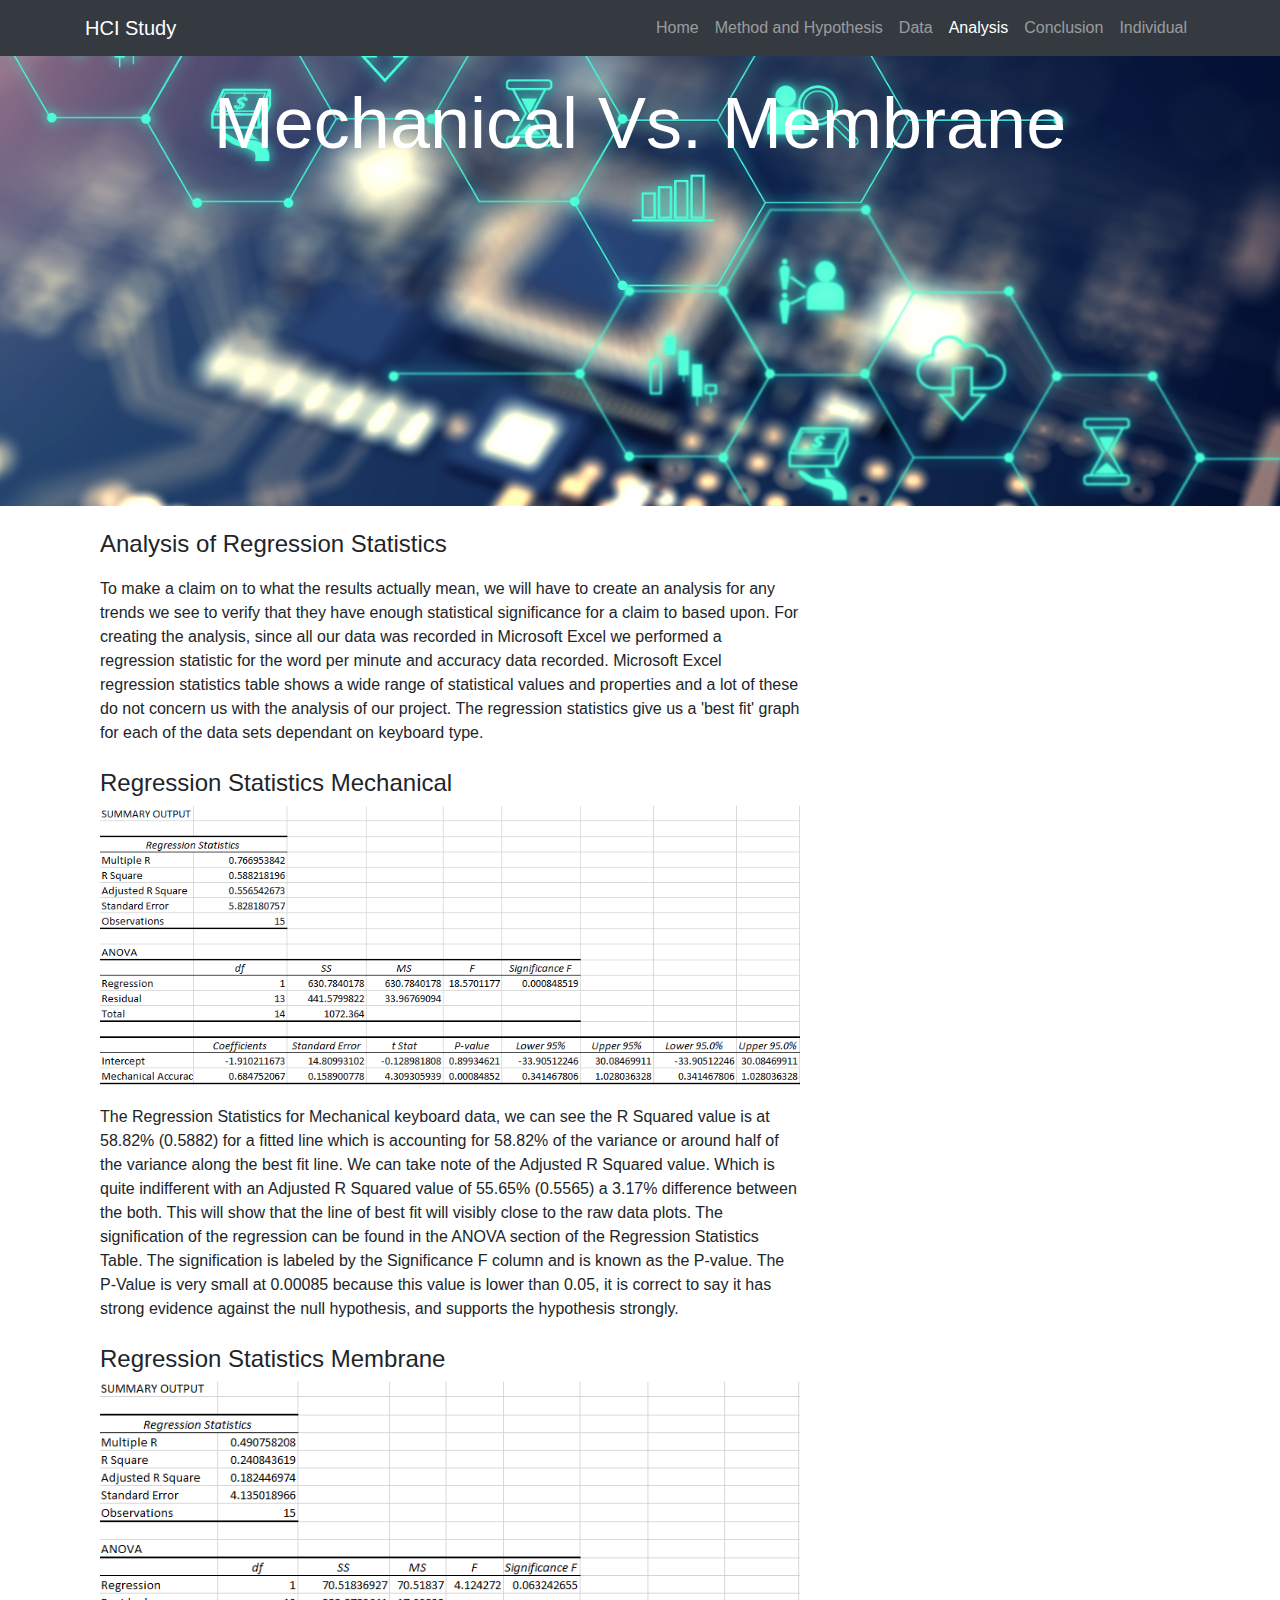
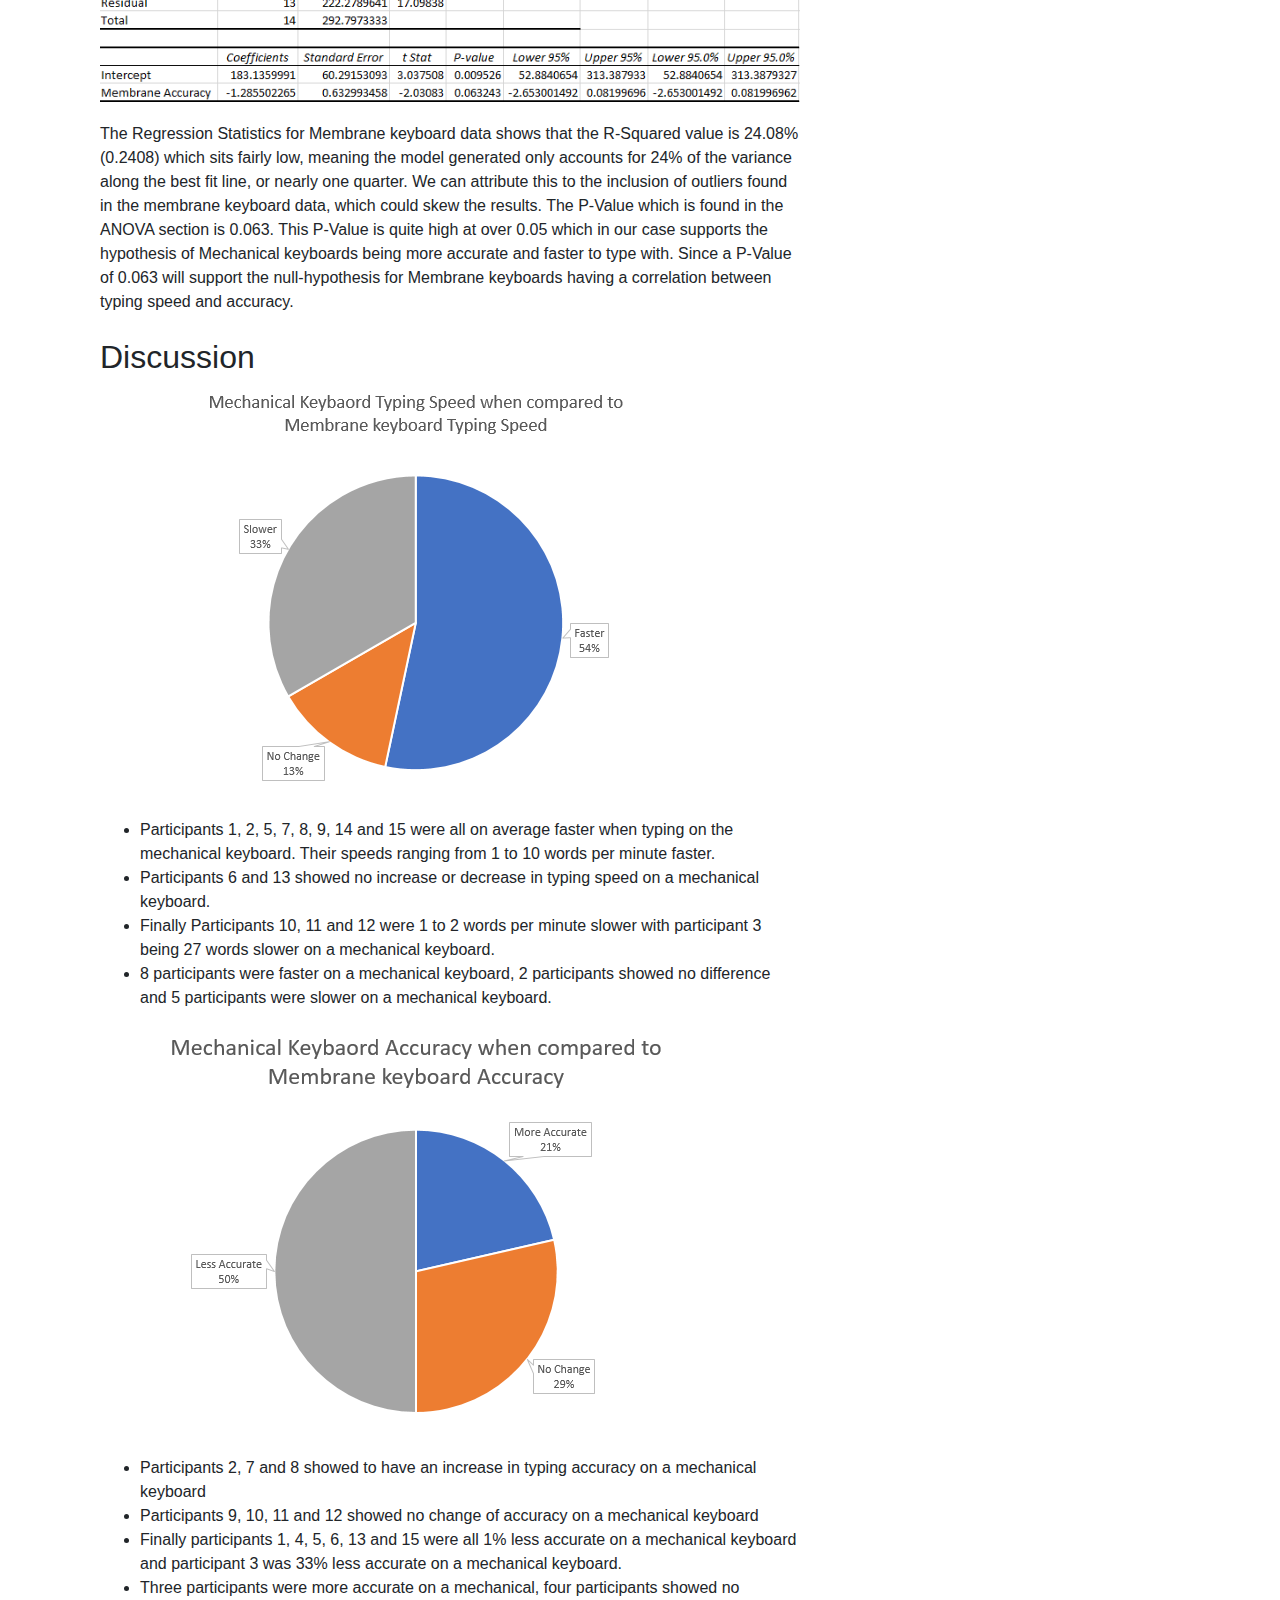
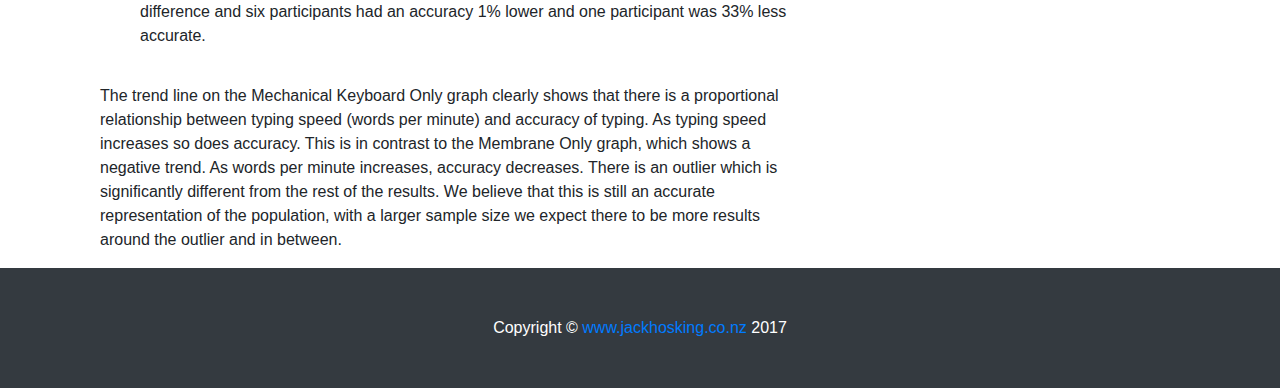
<file: analysis.html>
<!DOCTYPE html>
<html lang="en">

<head>

    <meta charset="utf-8">
    <meta name="viewport" content="width=device-width, initial-scale=1, shrink-to-fit=no">
    <meta name="description" content="HCI Study assessment 2">
    <meta name="author" content="Jack Hosking">

    <title>Analysis</title>

    <!-- Bootstrap core CSS -->
    <link href="vendor/bootstrap/css/bootstrap.min.css" rel="stylesheet">

    <!-- Custom styles for this frontpage -->
    <link href="css/study-datapage.css" rel="stylesheet">

</head>

<body>

<!-- Navigation -->
<nav class="navbar navbar-expand-lg navbar-dark bg-dark fixed-top">
    <div class="container">
        <a class="navbar-brand" href="#">HCI Study</a>
        <button class="navbar-toggler" type="button" data-toggle="collapse" data-target="#navbarResponsive"
                aria-controls="navbarResponsive" aria-expanded="false" aria-label="Toggle navigation">
            <span class="navbar-toggler-icon"></span>
        </button>
        <div class="collapse navbar-collapse" id="navbarResponsive">
            <ul class="navbar-nav ml-auto">
                <li class="nav-item">
                    <a class="nav-link" href="index.html">Home</a>
                </li>
                <li class="nav-item">
                    <a class="nav-link" href="hypothesis.html">Method and Hypothesis
                    </a>
                </li>
                <li class="nav-item">
                    <a class="nav-link" href="data.html">Data</a>
                </li>
                <li class="nav-item active">
                    <a class="nav-link" href="analysis.html">Analysis</a>
                    <span class="sr-only">(current)</span>

                </li>
                <li class="nav-item">
                    <a class="nav-link" href="conclusion.html">Conclusion</a>
                </li>
                <li class="nav-item">
                    <a class="nav-link" href="individual.html">Individual</a>
                </li>
            </ul>
        </div>
    </div>
</nav>

<!-- Header with Background Image -->
<header class="study-header">
    <div class="container">
        <div class="row">
            <div class="col-lg-12">
                <h1 class="display-3 text-center text-white mt-4">Mechanical Vs. Membrane</h1>
            </div>
        </div>
    </div>
</header>

<!-- Page Content -->
<div class="container">

    <div class="row">
        <div class="col-sm-8">
            <div class="col s10 offset-s1">
                <h4 class="mt-4"> Analysis of Regression Statistics</h4>
                <p style="padding-top: 10px">
                    To make a claim on to what the results actually mean, we will have to create an analysis for any
                    trends we see to verify that they have enough statistical significance for a claim to based upon.
                    For
                    creating the analysis, since all our data was recorded in Microsoft Excel we performed a regression
                    statistic for the word
                    per minute and accuracy data recorded. Microsoft Excel regression statistics table shows a wide
                    range of statistical values and properties and a lot of these do not concern us with the analysis of
                    our project. The regression statistics
                    give us a 'best fit' graph for each of the data sets dependant on keyboard type.
                </p>
            </div>
            <div class="col s10 offset-s1">
                <h4 class="mt-4"> Regression Statistics Mechanical</h4>
                <img class="img-fluid" src="css/images/regression-mechanical.png">
                <p style="padding-top: 20px">
                    The Regression Statistics for Mechanical keyboard data, we can see the R Squared value is at 58.82%
                    (0.5882) for a fitted line which is accounting for 58.82% of the variance or around half of the
                    variance along the best fit line.
                    We can take note of the Adjusted R Squared value. Which is quite indifferent with an Adjusted
                    R Squared value of 55.65% (0.5565) a 3.17% difference between the both.
                    This will show that the line of best fit will visibly close to
                    the raw data plots. The signification of the regression can be found in the ANOVA section of the
                    Regression Statistics Table.
                    The signification is labeled by the Significance F column and is known as the P-value. The
                    P-Value is very small at 0.00085 because this value is lower
                    than 0.05, it is correct to say it has strong evidence against the null hypothesis,
                    and supports the hypothesis strongly.
                </p>
            </div>
            <div class="col s10 offset-s1">
                <h4 class="mt-4"> Regression Statistics Membrane</h4>
                <img class="img-fluid" src="css/images/regression-membrane.png">
                <p style="padding-top: 20px">
                    The Regression Statistics for Membrane keyboard data shows that the R-Squared value is 24.08%
                    (0.2408) which sits fairly low, meaning the model generated only accounts for 24% of the variance
                    along the best fit line,
                    or nearly one quarter. We can attribute this to the inclusion of outliers found in the membrane
                    keyboard data, which could skew the results.
                    The P-Value which is found in the ANOVA section is 0.063. This P-Value is quite high at over 0.05
                    which in our case supports the hypothesis of Mechanical keyboards being more accurate and faster to
                    type with. Since a P-Value of 0.063 will support the null-hypothesis for Membrane keyboards having a
                    correlation between typing speed and accuracy.
                </p>
            </div>
            <div class="col s10 offset-s1">
                <h2 class="mt-4"> Discussion </h2>
                <img class="img-fluid" src="css/images/pie-chart-wpm.png">
                <p>
                    <ul>
                    <li>Participants 1, 2, 5, 7, 8, 9, 14 and 15 were all on average faster when typing on the mechanical
                        keyboard. Their speeds ranging from 1 to 10 words per minute faster.</li>
                    <li>Participants 6 and 13 showed no increase or decrease in typing speed on a mechanical keyboard.</li>
                    <li>Finally Participants 10, 11 and 12 were 1 to 2 words per minute slower with participant 3 being 27 words slower on a mechanical keyboard.</li>
                    <li> 8 participants were faster on a mechanical keyboard, 2 participants showed no difference and 5 participants were slower on a mechanical keyboard.</li>
                    </ul>
                </p>
                <img class="img-fluid" src="css/images/pie-chart-accuracy.png">
                <p>
                    <ul>
                        <li>Participants 2, 7 and 8 showed to have an increase in typing accuracy on a mechanical keyboard</li>
                        <li>Participants 9, 10, 11 and 12 showed no change of accuracy on a mechanical keyboard</li>
                        <li>Finally participants 1, 4, 5, 6, 13 and 15 were all 1% less accurate on a mechanical keyboard and participant 3 was 33% less accurate on a mechanical keyboard. </li>
                        <li>Three participants were more accurate on a mechanical, four participants showed no difference and six participants had an accuracy 1% lower and one participant was 33% less accurate.</li>
                    </ul>
                </p>
                <p style="padding-top: 20px">
                    The trend line on the Mechanical Keyboard Only graph clearly shows that there is a proportional
                    relationship between typing speed (words per minute) and accuracy of typing. As typing speed
                    increases so does accuracy. This is in contrast to the Membrane Only graph, which shows
                    a negative trend. As words per minute increases, accuracy decreases. There is an outlier which is
                    significantly different from the rest of the results. We believe that this is still an accurate
                    representation of the population, with a larger sample size we expect there to be more results
                    around the outlier and in between.
                </p>
            </div>
        </div>
    </div>
</div>
<!-- /.container -->

<!-- Footer -->
<footer class="py-5 bg-dark">
    <div class="container">
        <p class="m-0 text-center text-white">Copyright &copy; <a href="http://www.jackhosking.co.nz">
            www.jackhosking.co.nz </a>2017</p>
    </div>
    <!-- /.container -->
</footer>
<!-- Bootstrap core JavaScript -->
<script src="vendor/jquery/jquery.min.js"></script>
<script src="vendor/bootstrap/js/bootstrap.bundle.min.js"></script>

</body>

</html>
</file>
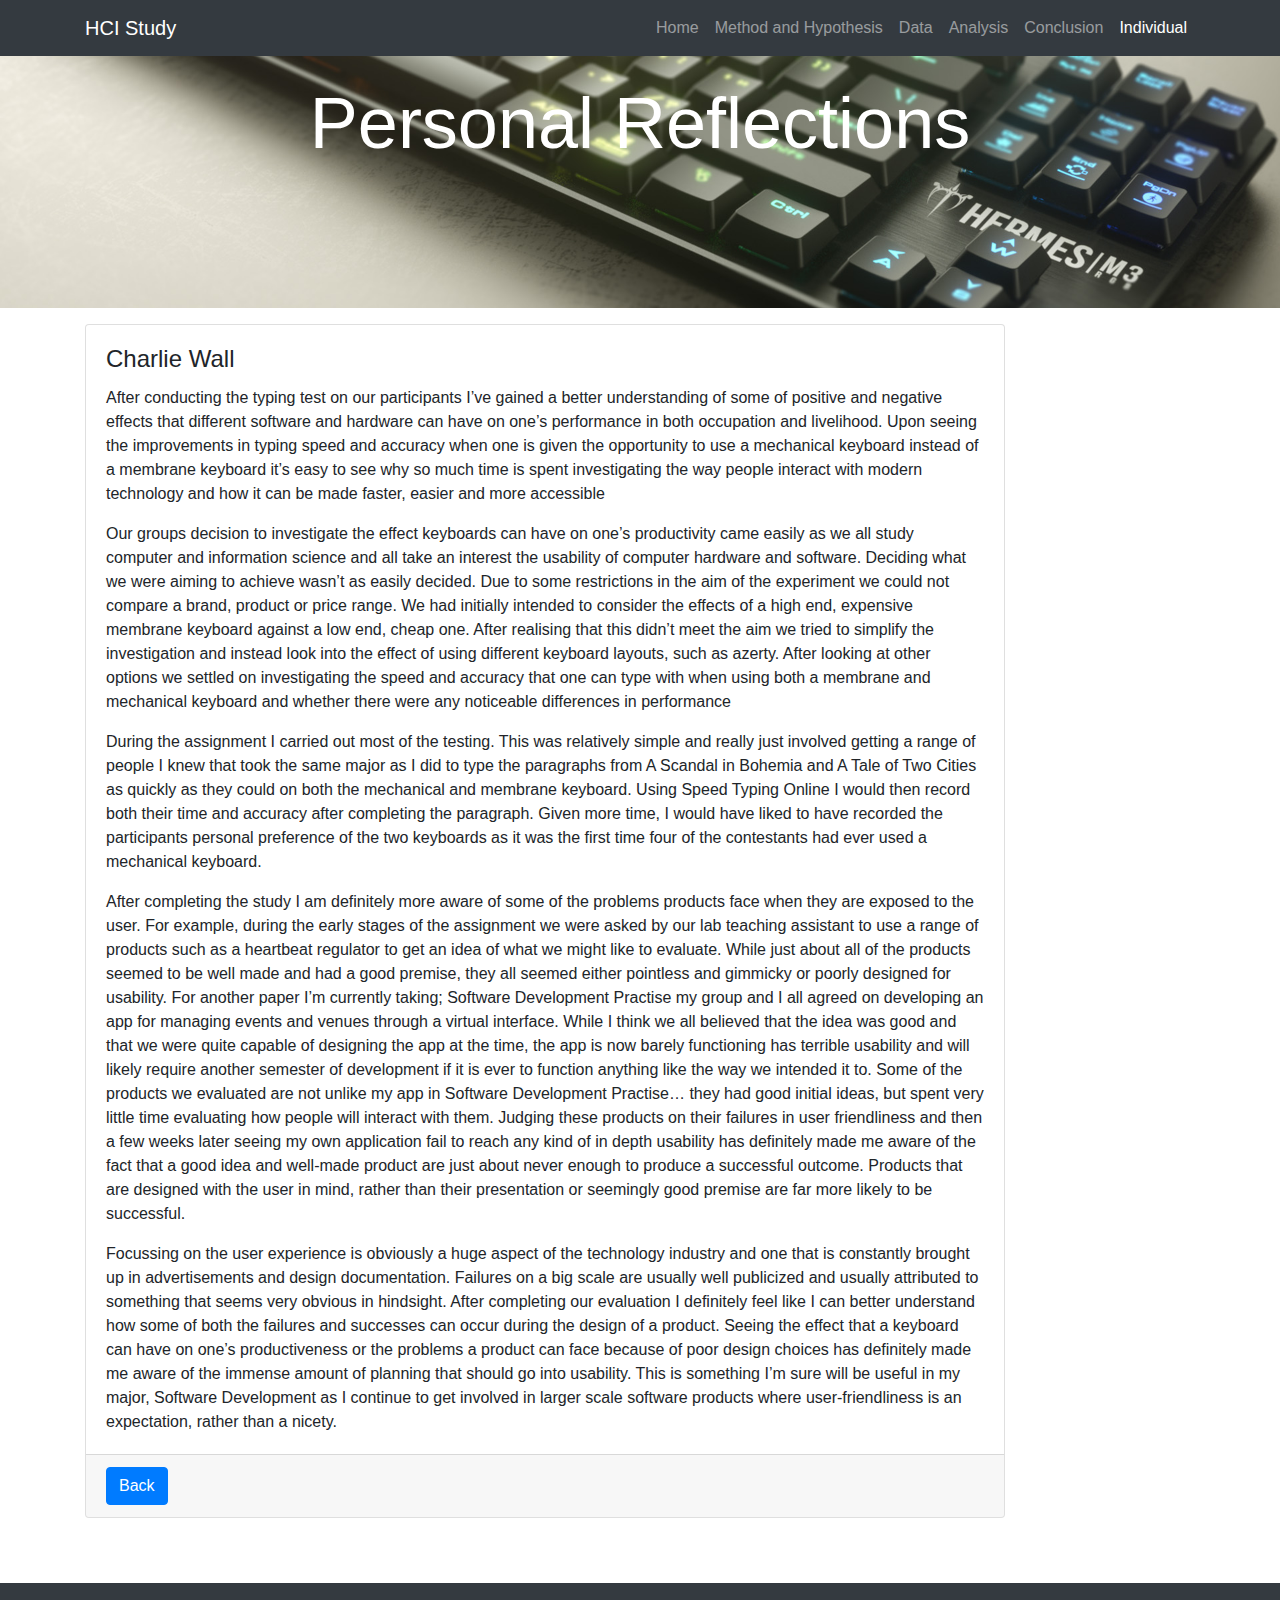
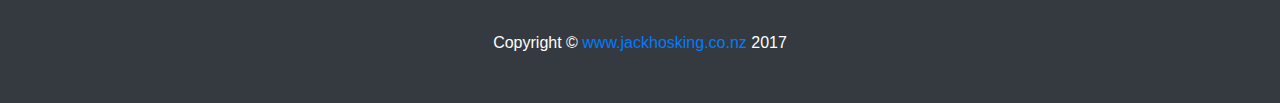
<file: charliewall.html>
<!DOCTYPE html>
<html lang="en">

<head>

    <meta charset="utf-8">
    <meta name="viewport" content="width=device-width, initial-scale=1, shrink-to-fit=no">
    <meta name="description" content="HCI Study assessment 2">
    <meta name="author" content="Jack Hosking">

    <title>Charlie Wall</title>

    <!-- Bootstrap core CSS -->
    <link href="vendor/bootstrap/css/bootstrap.min.css" rel="stylesheet">

    <!-- Custom styles for this frontpage -->
    <link href="css/study-individual.css" rel="stylesheet">

</head>

<body>

<!-- Navigation -->
<nav class="navbar navbar-expand-lg navbar-dark bg-dark fixed-top">
    <div class="container">
        <a class="navbar-brand" href="">HCI Study</a>
        <button class="navbar-toggler" type="button" data-toggle="collapse" data-target="#navbarResponsive"
                aria-controls="navbarResponsive" aria-expanded="false" aria-label="Toggle navigation">
            <span class="navbar-toggler-icon"></span>
        </button>
        <div class="collapse navbar-collapse" id="navbarResponsive">
            <ul class="navbar-nav ml-auto">
                <li class="nav-item">
                    <a class="nav-link" href="index.html">Home
                    </a>
                </li>
                <li class="nav-item">
                    <a class="nav-link" href="hypothesis.html">Method and Hypothesis </a>
                </li>
                <li class="nav-item">
                    <a class="nav-link" href="data.html">Data</a>
                </li>
                <li class="nav-item">
                    <a class="nav-link" href="analysis.html">Analysis</a>
                </li>
                <li class="nav-item">
                    <a class="nav-link" href="conclusion.html">Conclusion</a>
                </li>
                <li class="nav-item active">
                    <a class="nav-link" href="individual.html">Individual</a>
                    <span class="sr-only">(current)</span>
                </li>
            </ul>
        </div>
    </div>
</nav>

<!-- Header with Background Image -->
<header class="study-header">
    <div class="container">
        <div class="row">
            <div class="col-lg-12">
                <h1 class="display-3 text-center text-white mt-4">Personal Reflections</h1>
            </div>
        </div>
    </div>
</header>

<!-- Page Content -->
<div class="container">
    <!-- /.row -->
    <div class="row">
        <div class="col-sm-10 my-3">
            <div class="card">
                <div class="card-body">
                    <h4 class="card-title">Charlie Wall</h4>
                    <p class="card-text">
                        After conducting the typing test on our participants I’ve gained a better understanding of some of positive and negative effects that different software and hardware can have on one’s performance in both occupation and livelihood. Upon seeing the improvements in typing speed and accuracy when one is given the opportunity to use a mechanical keyboard instead of a membrane keyboard it’s easy to see why so much time is spent investigating the way people interact with modern technology and how it can be made faster, easier and more accessible
                    </p>
                    <p class="card-text">
                        Our groups decision to investigate the effect keyboards can have on one’s productivity came easily as we all study computer and information science and all take an interest the usability of computer hardware and software. Deciding what we were aiming to achieve wasn’t as easily decided. Due to some restrictions in the aim of the experiment we could not compare a brand, product or price range. We had initially intended to consider the effects of a high end, expensive membrane keyboard against a low end, cheap one. After realising that this didn’t meet the aim we tried to simplify the investigation and instead look into the effect of using different keyboard layouts, such as azerty. After looking at other options we settled on investigating the speed and accuracy that one can type with when using both a membrane and mechanical keyboard and whether there were any noticeable differences in performance
                    </p>
                    <p class="card-text">
                        During the assignment I carried out most of the testing. This was relatively simple and really just involved getting a range of people I knew that took the same major as I did to type the paragraphs from A Scandal in Bohemia and A Tale of Two Cities as quickly as they could on both the mechanical and membrane keyboard. Using Speed Typing Online I would then record both their time and accuracy after completing the paragraph. Given more time, I would have liked to have recorded the participants personal preference of the two keyboards as it was the first time four of the contestants had ever used a mechanical keyboard.
                    </p>
                    <p class="card-text">
                        After completing the study I am definitely more aware of some of the problems products face when they are exposed to the user. For example, during the early stages of the assignment we were asked by our lab teaching assistant to use a range of products such as a heartbeat regulator to get an idea of what we might like to evaluate. While just about all of the products seemed to be well made and had a good premise, they all seemed either pointless and gimmicky or poorly designed for usability. For another paper I’m currently taking; Software Development Practise my group and I all agreed on developing an app for managing events and venues through a virtual interface. While I think we all believed that the idea was good and that we were quite capable of designing the app at the time, the app is now barely functioning has terrible usability and will likely require another semester of development if it is ever to function anything like the way we intended it to. Some of the products we evaluated are not unlike my app in Software Development Practise… they had good initial ideas, but spent very little time evaluating how people will interact with them. Judging these products on their failures in user friendliness and then a few weeks later seeing my own application fail to reach any kind of in depth usability has definitely made me aware of the fact that a good idea and well-made product are just about never enough to produce a successful outcome. Products that are designed with the user in mind, rather than their presentation or seemingly good premise are far more likely to be successful.
                    </p>
                    <p class="card-text">
                        Focussing on the user experience is obviously a huge aspect of the technology industry and one that is constantly brought up in advertisements and design documentation. Failures on a big scale are usually well publicized and usually attributed to something that seems very obvious in hindsight. After completing our evaluation I definitely feel like I can better understand how some of both the failures and successes can occur during the design of a product. Seeing the effect that a keyboard can have on one’s productiveness or the problems a product can face because of poor design

                        choices has definitely made me aware of the immense amount of planning that should go into usability. This is something I’m sure will be useful in my major, Software Development as I continue to get involved in larger scale software products where user-friendliness is an expectation, rather than a nicety.
                    </p>
                </div>
                <div class="card-footer">
                    <a href="individual.html" class="btn btn-primary">Back</a>
                </div>
            </div>
        </div>
    </div>
    <!-- /.row -->
</div>
<!-- /.container -->

<!-- Footer -->
<footer class="py-5 bg-dark" style="margin-top: 49px">
    <div class="container">
        <p class="m-0 text-center text-white">Copyright &copy; <a href="http://www.jackhosking.co.nz">
            www.jackhosking.co.nz </a>2017</p>
    </div>
    <!-- /.container -->
</footer>
<!-- Bootstrap core JavaScript -->
<script src="vendor/jquery/jquery.min.js"></script>
<script src="vendor/bootstrap/js/bootstrap.bundle.min.js"></script>

</body>

</html>
</file>
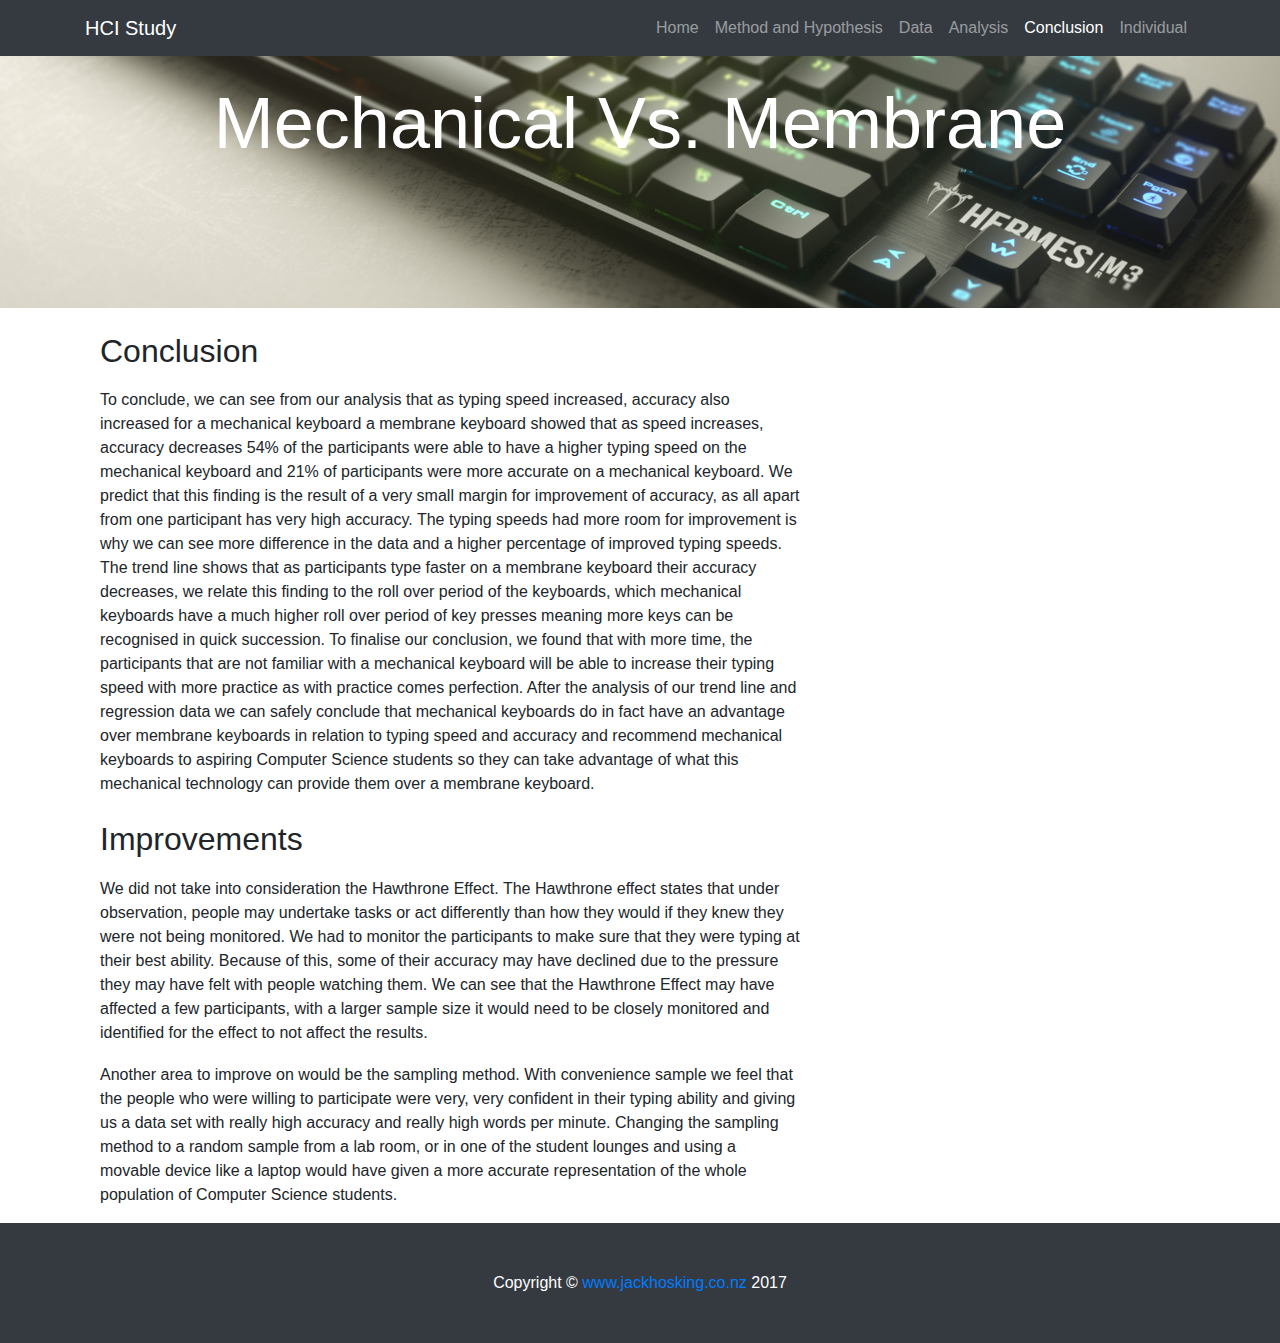
<file: conclusion.html>
<!DOCTYPE html>
<html lang="en">

<head>

    <meta charset="utf-8">
    <meta name="viewport" content="width=device-width, initial-scale=1, shrink-to-fit=no">
    <meta name="description" content="HCI Study assessment 2">
    <meta name="author" content="James Eady">

    <title>Conclusion</title>

    <!-- Bootstrap core CSS -->
    <link href="vendor/bootstrap/css/bootstrap.min.css" rel="stylesheet">

    <!-- Custom styles for this frontpage -->
    <link href="css/study-individual.css" rel="stylesheet">

</head>

<body>

<!-- Navigation -->
<nav class="navbar navbar-expand-lg navbar-dark bg-dark fixed-top">
    <div class="container">
        <a class="navbar-brand" href="#">HCI Study</a>
        <button class="navbar-toggler" type="button" data-toggle="collapse" data-target="#navbarResponsive"
                aria-controls="navbarResponsive" aria-expanded="false" aria-label="Toggle navigation">
            <span class="navbar-toggler-icon"></span>
        </button>
        <div class="collapse navbar-collapse" id="navbarResponsive">
            <ul class="navbar-nav ml-auto">
                <li class="nav-item">
                    <a class="nav-link" href="index.html">Home</a>
                </li>
                <li class="nav-item">
                    <a class="nav-link" href="hypothesis.html">Method and Hypothesis
                    </a>
                </li>
                <li class="nav-item">
                    <a class="nav-link" href="data.html">Data</a>
                </li>
                <li class="nav-item">
                    <a class="nav-link" href="analysis.html">Analysis</a>
                </li>
                <li class="nav-item active">
                    <a class="nav-link" href="conclusion.html">Conclusion</a>
                    <span class="sr-only">(current)</span>
                </li>
                <li class="nav-item">
                    <a class="nav-link" href="individual.html">Individual</a>
                </li>
            </ul>
        </div>
    </div>
</nav>

<!-- Header with Background Image -->
<header class="study-header">
    <div class="container">
        <div class="row">
            <div class="col-lg-12">
                <h1 class="display-3 text-center text-white mt-4">Mechanical Vs. Membrane</h1>
            </div>
        </div>
    </div>
</header>

<!-- Page Content -->
<div class="container">

    <div class="row">
        <div class="col-sm-8">
            <div class="col s10 offset-s1">
                <h2 class="mt-4">Conclusion</h2>
                <p style="padding-top: 10px">
                    To conclude, we can see from our analysis that as typing speed increased, accuracy also increased
                    for a mechanical keyboard a membrane keyboard showed that as speed increases, accuracy decreases
                    54% of the participants were able to have a higher typing speed on the mechanical keyboard and 21%
                    of participants were more accurate on a mechanical keyboard. We predict that this finding is the
                    result of a very small margin for improvement of accuracy, as all apart from one participant has
                    very high accuracy.
                    The typing speeds had more room for improvement is why we can see more difference in the data and a
                    higher percentage of improved typing speeds.
                    The trend line shows that as participants type faster on a membrane keyboard their accuracy
                    decreases, we relate this finding to the roll over period of the keyboards, which mechanical
                    keyboards have a much higher roll over period of key presses meaning more keys can be recognised in
                    quick succession. To finalise our conclusion, we found that with more time, the participants that
                    are
                    not familiar with a mechanical keyboard will be able to increase their typing speed with more
                    practice
                    as with practice comes perfection.
                    After the analysis of our trend line and regression data we can safely conclude that mechanical
                    keyboards do
                    in fact have an advantage over membrane keyboards in relation to typing speed and accuracy and
                    recommend mechanical
                    keyboards to aspiring Computer Science students so they can take advantage of what this mechanical
                    technology can
                    provide them over a membrane keyboard.
                </p>

                <h2 class="mt-4">Improvements</h2>
                <p style="padding-top: 10px;">
                    We did not take into consideration the Hawthrone Effect. The Hawthrone effect states that under
                    observation, people may undertake tasks or act differently than how they would if they knew they
                    were not being monitored. We had to monitor the participants to make sure that they were typing at
                    their best ability. Because of this, some of their accuracy may have declined due to the pressure
                    they may have felt with people watching them. We can see that the Hawthrone Effect may have affected
                    a few participants, with a larger sample size it would need to be closely monitored and identified for
                    the effect to not affect the results.
                </p>
                <p style="padding-top: 2px;">
                    Another area to improve on would be the sampling method. With convenience sample we feel that the people
                    who were willing to participate were very, very confident in their typing ability and giving us a data set
                    with really high accuracy and really high words per minute. Changing the sampling method to a random sample
                    from a lab room, or in one of the student lounges and using a movable device like a laptop would have given
                    a more accurate representation of the whole population of Computer Science students.
                </p>
            </div>
        </div>
    </div>
</div>
<!-- /.container -->

<!-- Footer -->
<footer class="py-5 bg-dark">
    <div class="container">
        <p class="m-0 text-center text-white">Copyright &copy; <a href="http://www.jackhosking.co.nz">
            www.jackhosking.co.nz </a>2017</p>
    </div>
    <!-- /.container -->
</footer>
<!-- Bootstrap core JavaScript -->
<script src="vendor/jquery/jquery.min.js"></script>
<script src="vendor/bootstrap/js/bootstrap.bundle.min.js"></script>

</body>

</html>
</file>
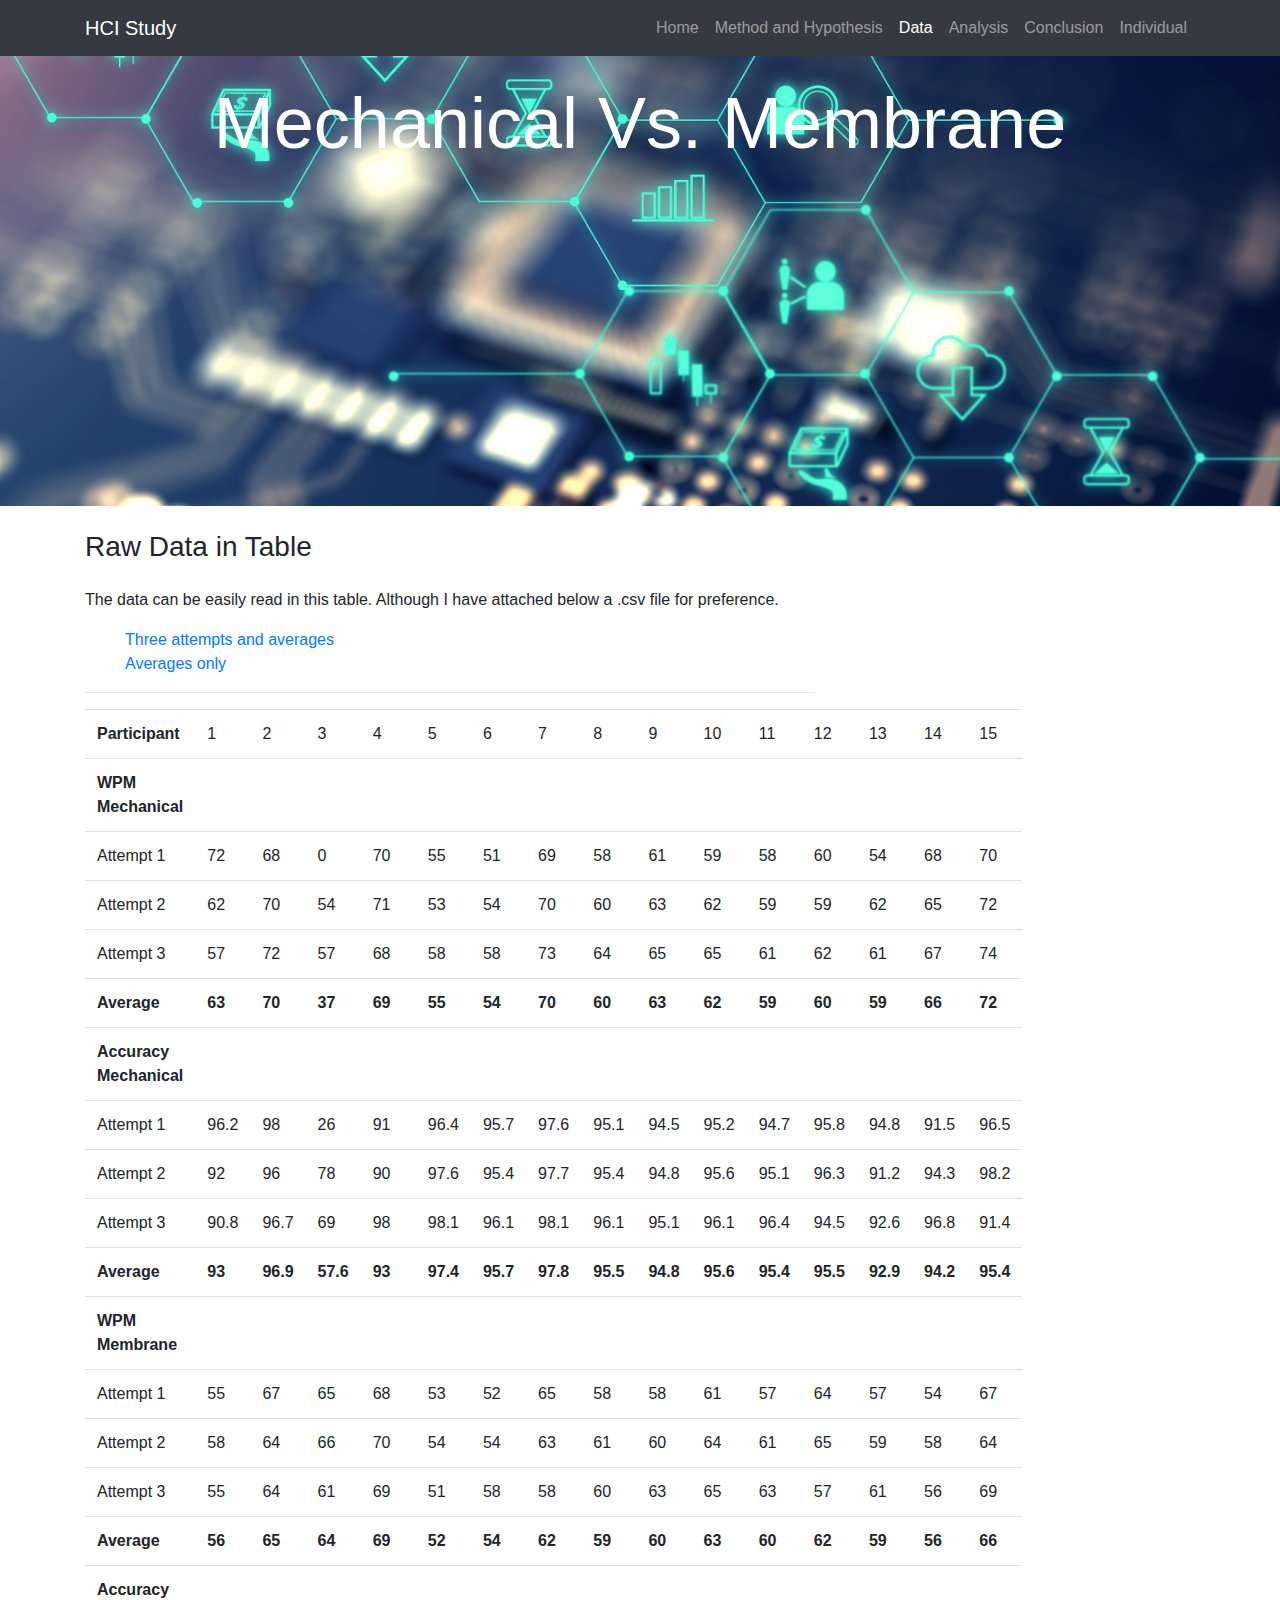
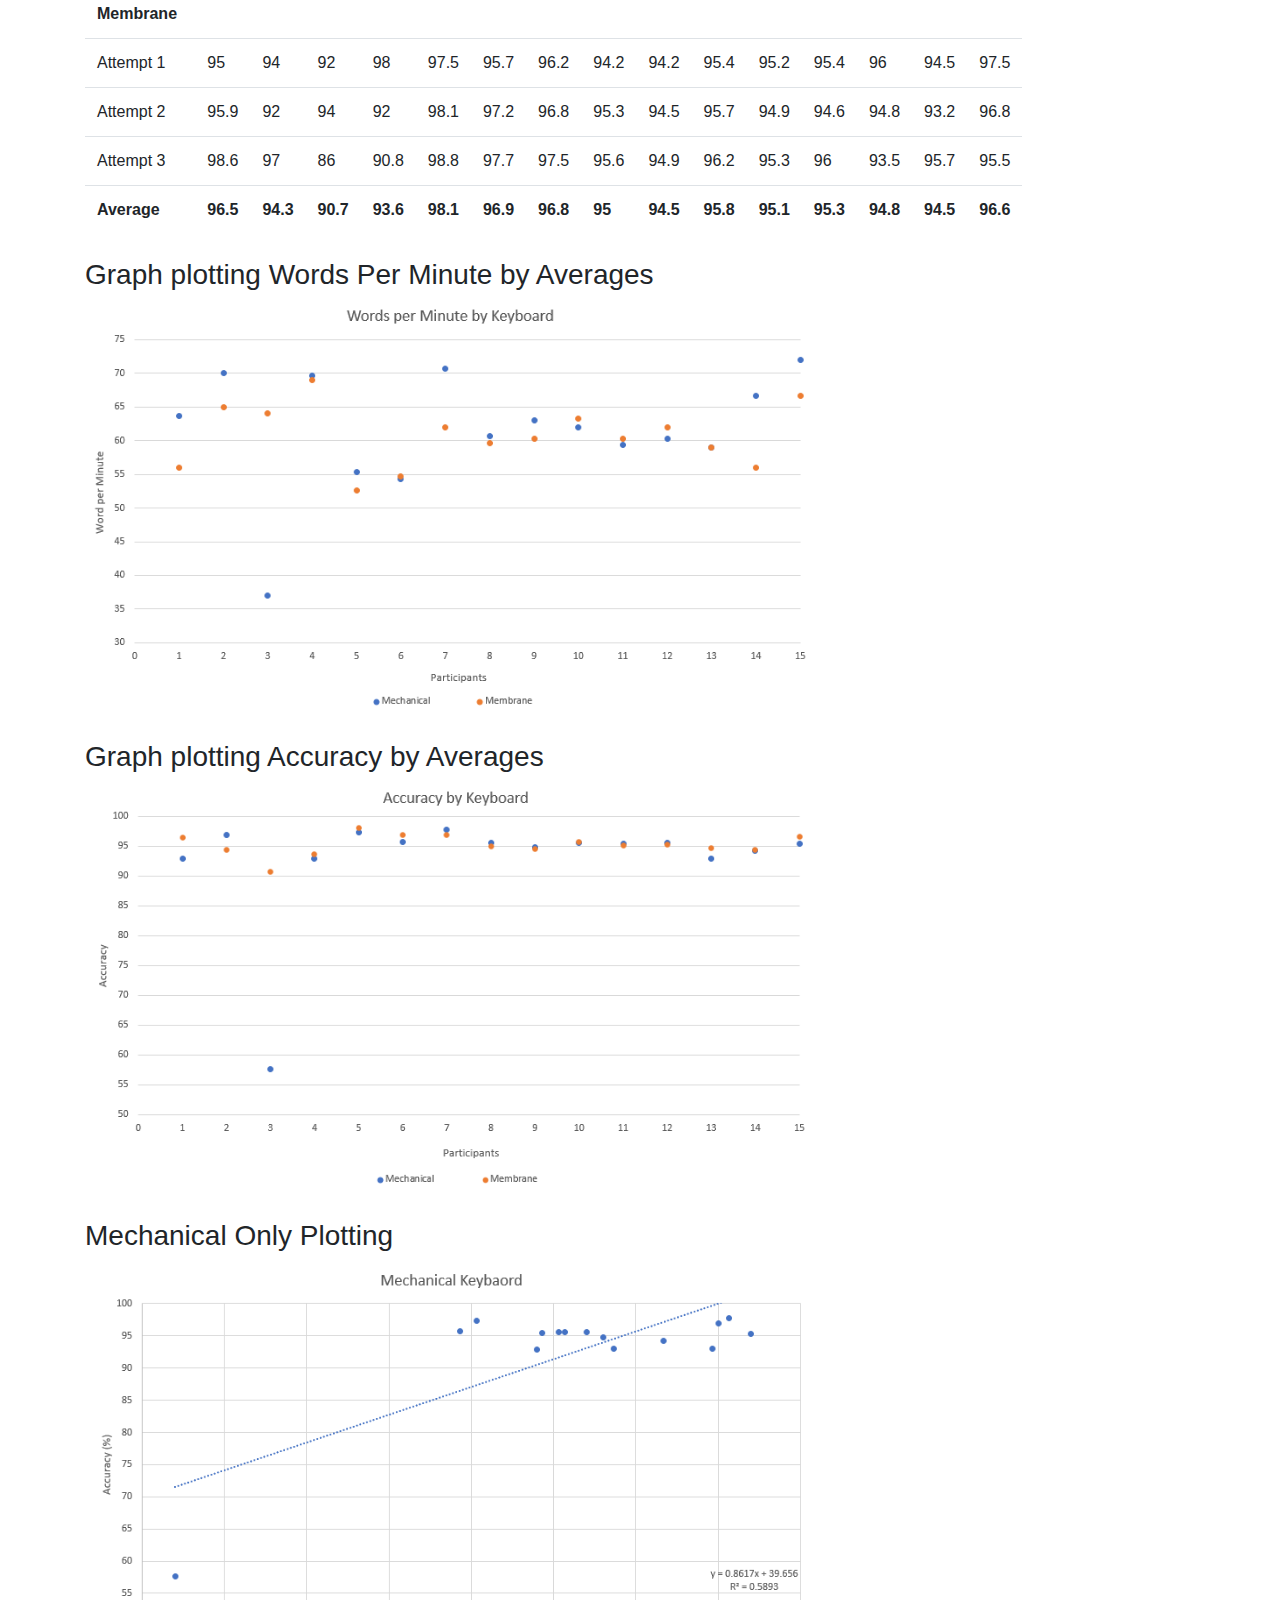
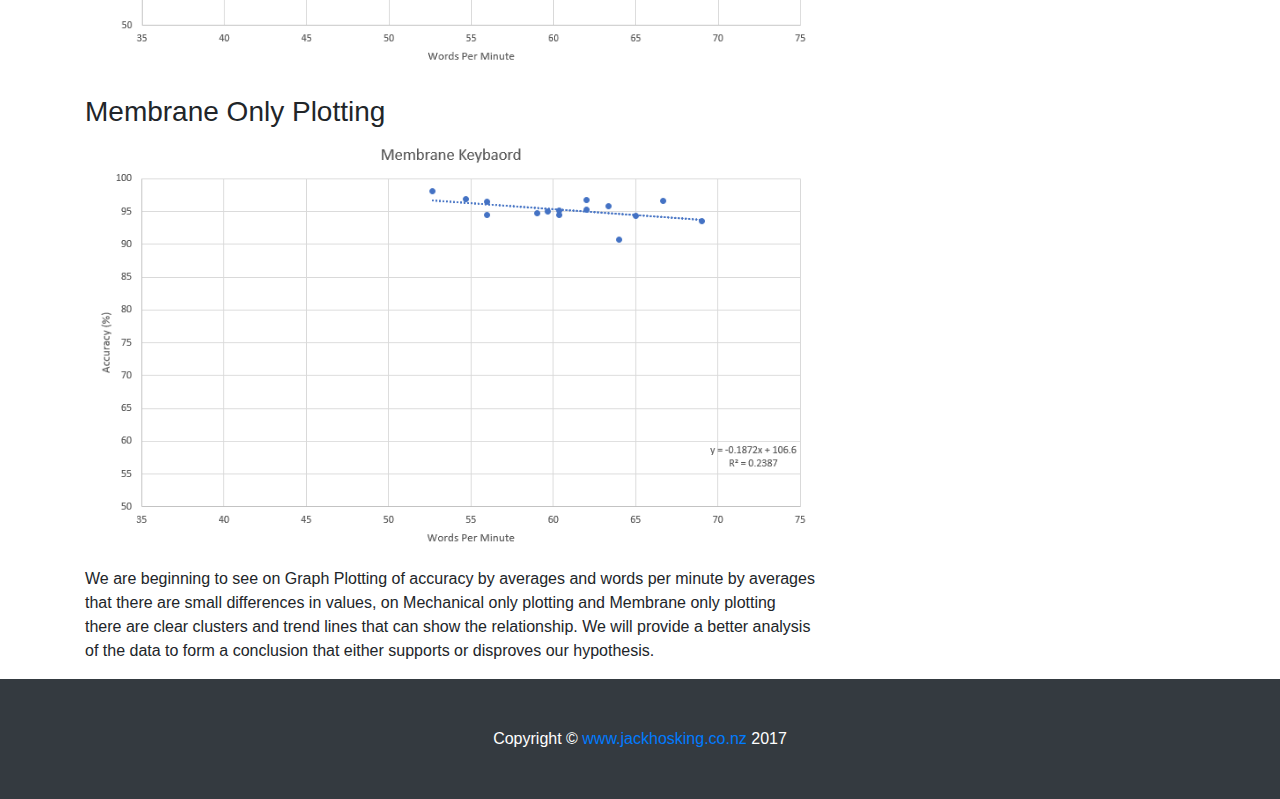
<file: data.html>
<!DOCTYPE html>
<html lang="en">

<head>

    <meta charset="utf-8">
    <meta name="viewport" content="width=device-width, initial-scale=1, shrink-to-fit=no">
    <meta name="description" content="HCI Study assessment 2">
    <meta name="author" content="Jack Hosking">

    <title>Home</title>

    <!-- Bootstrap core CSS -->
    <link href="vendor/bootstrap/css/bootstrap.min.css" rel="stylesheet">

    <!-- Custom styles for this frontpage -->
    <link href="css/study-datapage.css" rel="stylesheet">

</head>

<body>

<!-- Navigation -->
<nav class="navbar navbar-expand-lg navbar-dark bg-dark fixed-top">
    <div class="container">
        <a class="navbar-brand" href="#">HCI Study</a>
        <button class="navbar-toggler" type="button" data-toggle="collapse" data-target="#navbarResponsive"
                aria-controls="navbarResponsive" aria-expanded="false" aria-label="Toggle navigation">
            <span class="navbar-toggler-icon"></span>
        </button>
        <div class="collapse navbar-collapse" id="navbarResponsive">
            <ul class="navbar-nav ml-auto">
                <li class="nav-item">
                    <a class="nav-link" href="index.html">Home</a>
                </li>
                <li class="nav-item">
                    <a class="nav-link" href="hypothesis.html">Method and Hypothesis
                    </a>
                </li>
                <li class="nav-item active">
                    <a class="nav-link" href="data.html">Data</a>
                    <span class="sr-only">(current)</span>
                </li>
                <li class="nav-item">
                    <a class="nav-link" href="analysis.html">Analysis</a>
                </li>
                <li class="nav-item">
                    <a class="nav-link" href="conclusion.html">Conclusion</a>
                </li>
                <li class="nav-item">
                    <a class="nav-link" href="individual.html">Individual</a>
                </li>
            </ul>
        </div>
    </div>
</nav>

<!-- Header with Background Image -->
<header class="study-header">
    <div class="container">
        <div class="row">
            <div class="col-lg-12">
                <h1 class="display-3 text-center text-white mt-4">Mechanical Vs. Membrane</h1>
            </div>
        </div>
    </div>
</header>

<!-- Page Content -->
<div class="container">

    <div class="row">
        <div class="col-sm-8">
            <h3 class="mt-4">Raw Data in Table</h3>
            <p class="mt-4">The data can be easily read in this table. Although I have attached below a .csv file for preference.</p>
            <ul class="list-group-item-action">
                <a href="data/data-keyboard.csv">Three attempts and averages</a> <br>
                <a href="data/data-keyboard-ave.csv">Averages only</a>
            </ul>
            <hr>
            <table class="table">
                <tr>
                    <td style="min-width:50px; font-weight:bold">Participant</td>
                    <td style=min-width:50px>1</td>
                    <td style=min-width:50px>2</td>
                    <td style=min-width:50px>3</td>
                    <td style=min-width:50px>4</td>
                    <td style=min-width:50px>5</td>
                    <td style=min-width:50px>6</td>
                    <td style=min-width:50px>7</td>
                    <td style=min-width:50px>8</td>
                    <td style=min-width:50px>9</td>
                    <td style=min-width:50px>10</td>
                    <td style=min-width:50px>11</td>
                    <td style=min-width:50px>12</td>
                    <td style=min-width:50px>13</td>
                    <td style=min-width:50px>14</td>
                    <td style=min-width:50px>15</td>
                </tr>
                <tr>

                    <td style="min-width:50px; font-weight:bold">WPM Mechanical</td>
                    <!-- place holder so the above and below has a bottom and top border -->
                    <td style=min-width:50px></td>
                    <td style=min-width:50px></td>
                    <td style=min-width:50px></td>
                    <td style=min-width:50px></td>
                    <td style=min-width:50px></td>
                    <td style=min-width:50px></td>
                    <td style=min-width:50px></td>
                    <td style=min-width:50px></td>
                    <td style=min-width:50px></td>
                    <td style=min-width:50px></td>
                    <td style=min-width:50px></td>
                    <td style=min-width:50px></td>
                    <td style=min-width:50px></td>
                    <td style=min-width:50px></td>
                    <td style=min-width:50px></td>
                </tr>
                <tr>
                    <td style=min-width:50px>Attempt 1</td>
                    <td style=min-width:50px>72</td>
                    <td style=min-width:50px>68</td>
                    <td style=min-width:50px>0</td>
                    <td style=min-width:50px>70</td>
                    <td style=min-width:50px>55</td>
                    <td style=min-width:50px>51</td>
                    <td style=min-width:50px>69</td>
                    <td style=min-width:50px>58</td>
                    <td style=min-width:50px>61</td>
                    <td style=min-width:50px>59</td>
                    <td style=min-width:50px>58</td>
                    <td style=min-width:50px>60</td>
                    <td style=min-width:50px>54</td>
                    <td style=min-width:50px>68</td>
                    <td style=min-width:50px>70</td>
                </tr>
                <tr>
                    <td style=min-width:50px>Attempt 2</td>
                    <td style=min-width:50px>62</td>
                    <td style=min-width:50px>70</td>
                    <td style=min-width:50px>54</td>
                    <td style=min-width:50px>71</td>
                    <td style=min-width:50px>53</td>
                    <td style=min-width:50px>54</td>
                    <td style=min-width:50px>70</td>
                    <td style=min-width:50px>60</td>
                    <td style=min-width:50px>63</td>
                    <td style=min-width:50px>62</td>
                    <td style=min-width:50px>59</td>
                    <td style=min-width:50px>59</td>
                    <td style=min-width:50px>62</td>
                    <td style=min-width:50px>65</td>
                    <td style=min-width:50px>72</td>
                </tr>
                <tr>
                    <td style=min-width:50px>Attempt 3</td>
                    <td style=min-width:50px>57</td>
                    <td style=min-width:50px>72</td>
                    <td style=min-width:50px>57</td>
                    <td style=min-width:50px>68</td>
                    <td style=min-width:50px>58</td>
                    <td style=min-width:50px>58</td>
                    <td style=min-width:50px>73</td>
                    <td style=min-width:50px>64</td>
                    <td style=min-width:50px>65</td>
                    <td style=min-width:50px>65</td>
                    <td style=min-width:50px>61</td>
                    <td style=min-width:50px>62</td>
                    <td style=min-width:50px>61</td>
                    <td style=min-width:50px>67</td>
                    <td style=min-width:50px>74</td>
                </tr>
                <tr>
                    <td style="min-width:50px; font-weight:bold">Average</td>
                    <td style="min-width:50px; font-weight:bold">63</td>
                    <td style="min-width:50px; font-weight:bold">70</td>
                    <td style="min-width:50px; font-weight:bold">37</td>
                    <td style="min-width:50px; font-weight:bold">69</td>
                    <td style="min-width:50px; font-weight:bold">55</td>
                    <td style="min-width:50px; font-weight:bold">54</td>
                    <td style="min-width:50px; font-weight:bold">70</td>
                    <td style="min-width:50px; font-weight:bold">60</td>
                    <td style="min-width:50px; font-weight:bold">63</td>
                    <td style="min-width:50px; font-weight:bold">62</td>
                    <td style="min-width:50px; font-weight:bold">59</td>
                    <td style="min-width:50px; font-weight:bold">60</td>
                    <td style="min-width:50px; font-weight:bold">59</td>
                    <td style="min-width:50px; font-weight:bold">66</td>
                    <td style="min-width:50px; font-weight:bold">72</td>
                </tr>
                <tr>
                    <td style="min-width:50px; font-weight:bold">Accuracy Mechanical</td>
                    <!-- place holder so the above and below has a bottom and top border -->
                    <td style=min-width:50px></td>
                    <td style=min-width:50px></td>
                    <td style=min-width:50px></td>
                    <td style=min-width:50px></td>
                    <td style=min-width:50px></td>
                    <td style=min-width:50px></td>
                    <td style=min-width:50px></td>
                    <td style=min-width:50px></td>
                    <td style=min-width:50px></td>
                    <td style=min-width:50px></td>
                    <td style=min-width:50px></td>
                    <td style=min-width:50px></td>
                    <td style=min-width:50px></td>
                    <td style=min-width:50px></td>
                    <td style=min-width:50px></td>
                </tr>
                <tr>
                    <td style=min-width:50px>Attempt 1</td>
                    <td style=min-width:50px>96.2</td>
                    <td style=min-width:50px>98</td>
                    <td style=min-width:50px>26</td>
                    <td style=min-width:50px>91</td>
                    <td style=min-width:50px>96.4</td>
                    <td style=min-width:50px>95.7</td>
                    <td style=min-width:50px>97.6</td>
                    <td style=min-width:50px>95.1</td>
                    <td style=min-width:50px>94.5</td>
                    <td style=min-width:50px>95.2</td>
                    <td style=min-width:50px>94.7</td>
                    <td style=min-width:50px>95.8</td>
                    <td style=min-width:50px>94.8</td>
                    <td style=min-width:50px>91.5</td>
                    <td style=min-width:50px>96.5</td>
                </tr>
                <tr>
                    <td style=min-width:50px>Attempt 2</td>
                    <td style=min-width:50px>92</td>
                    <td style=min-width:50px>96</td>
                    <td style=min-width:50px>78</td>
                    <td style=min-width:50px>90</td>
                    <td style=min-width:50px>97.6</td>
                    <td style=min-width:50px>95.4</td>
                    <td style=min-width:50px>97.7</td>
                    <td style=min-width:50px>95.4</td>
                    <td style=min-width:50px>94.8</td>
                    <td style=min-width:50px>95.6</td>
                    <td style=min-width:50px>95.1</td>
                    <td style=min-width:50px>96.3</td>
                    <td style=min-width:50px>91.2</td>
                    <td style=min-width:50px>94.3</td>
                    <td style=min-width:50px>98.2</td>
                </tr>
                <tr>
                    <td style=min-width:50px>Attempt 3</td>
                    <td style=min-width:50px>90.8</td>
                    <td style=min-width:50px>96.7</td>
                    <td style=min-width:50px>69</td>
                    <td style=min-width:50px>98</td>
                    <td style=min-width:50px>98.1</td>
                    <td style=min-width:50px>96.1</td>
                    <td style=min-width:50px>98.1</td>
                    <td style=min-width:50px>96.1</td>
                    <td style=min-width:50px>95.1</td>
                    <td style=min-width:50px>96.1</td>
                    <td style=min-width:50px>96.4</td>
                    <td style=min-width:50px>94.5</td>
                    <td style=min-width:50px>92.6</td>
                    <td style=min-width:50px>96.8</td>
                    <td style=min-width:50px>91.4</td>
                </tr>
                <tr>
                    <td style="min-width:50px; font-weight:bold">Average</td>
                    <td style="min-width:50px; font-weight:bold">93</td>
                    <td style="min-width:50px; font-weight:bold">96.9</td>
                    <td style="min-width:50px; font-weight:bold">57.6</td>
                    <td style="min-width:50px; font-weight:bold">93</td>
                    <td style="min-width:50px; font-weight:bold">97.4</td>
                    <td style="min-width:50px; font-weight:bold">95.7</td>
                    <td style="min-width:50px; font-weight:bold">97.8</td>
                    <td style="min-width:50px; font-weight:bold">95.5</td>
                    <td style="min-width:50px; font-weight:bold">94.8</td>
                    <td style="min-width:50px; font-weight:bold">95.6</td>
                    <td style="min-width:50px; font-weight:bold">95.4</td>
                    <td style="min-width:50px; font-weight:bold">95.5</td>
                    <td style="min-width:50px; font-weight:bold">92.9</td>
                    <td style="min-width:50px; font-weight:bold">94.2</td>
                    <td style="min-width:50px; font-weight:bold">95.4</td>
                </tr>
                <tr>
                    <td style="min-width:50px; font-weight:bold">WPM Membrane</td>
                    <!-- place holder so the above and below has a bottom and top border -->
                    <td style=min-width:50px></td>
                    <td style=min-width:50px></td>
                    <td style=min-width:50px></td>
                    <td style=min-width:50px></td>
                    <td style=min-width:50px></td>
                    <td style=min-width:50px></td>
                    <td style=min-width:50px></td>
                    <td style=min-width:50px></td>
                    <td style=min-width:50px></td>
                    <td style=min-width:50px></td>
                    <td style=min-width:50px></td>
                    <td style=min-width:50px></td>
                    <td style=min-width:50px></td>
                    <td style=min-width:50px></td>
                    <td style=min-width:50px></td>
                </tr>
                <tr>
                    <td style=min-width:50px>Attempt 1</td>
                    <td style=min-width:50px>55</td>
                    <td style=min-width:50px>67</td>
                    <td style=min-width:50px>65</td>
                    <td style=min-width:50px>68</td>
                    <td style=min-width:50px>53</td>
                    <td style=min-width:50px>52</td>
                    <td style=min-width:50px>65</td>
                    <td style=min-width:50px>58</td>
                    <td style=min-width:50px>58</td>
                    <td style=min-width:50px>61</td>
                    <td style=min-width:50px>57</td>
                    <td style=min-width:50px>64</td>
                    <td style=min-width:50px>57</td>
                    <td style=min-width:50px>54</td>
                    <td style=min-width:50px>67</td>
                </tr>
                <tr>
                    <td style=min-width:50px>Attempt 2</td>
                    <td style=min-width:50px>58</td>
                    <td style=min-width:50px>64</td>
                    <td style=min-width:50px>66</td>
                    <td style=min-width:50px>70</td>
                    <td style=min-width:50px>54</td>
                    <td style=min-width:50px>54</td>
                    <td style=min-width:50px>63</td>
                    <td style=min-width:50px>61</td>
                    <td style=min-width:50px>60</td>
                    <td style=min-width:50px>64</td>
                    <td style=min-width:50px>61</td>
                    <td style=min-width:50px>65</td>
                    <td style=min-width:50px>59</td>
                    <td style=min-width:50px>58</td>
                    <td style=min-width:50px>64</td>
                </tr>
                <tr>
                    <td style=min-width:50px>Attempt 3</td>
                    <td style=min-width:50px>55</td>
                    <td style=min-width:50px>64</td>
                    <td style=min-width:50px>61</td>
                    <td style=min-width:50px>69</td>
                    <td style=min-width:50px>51</td>
                    <td style=min-width:50px>58</td>
                    <td style=min-width:50px>58</td>
                    <td style=min-width:50px>60</td>
                    <td style=min-width:50px>63</td>
                    <td style=min-width:50px>65</td>
                    <td style=min-width:50px>63</td>
                    <td style=min-width:50px>57</td>
                    <td style=min-width:50px>61</td>
                    <td style=min-width:50px>56</td>
                    <td style=min-width:50px>69</td>
                </tr>
                <tr>
                    <td style="min-width:50px; font-weight:bold">Average</td>
                    <td style="min-width:50px; font-weight:bold">56</td>
                    <td style="min-width:50px; font-weight:bold">65</td>
                    <td style="min-width:50px; font-weight:bold">64</td>
                    <td style="min-width:50px; font-weight:bold">69</td>
                    <td style="min-width:50px; font-weight:bold">52</td>
                    <td style="min-width:50px; font-weight:bold">54</td>
                    <td style="min-width:50px; font-weight:bold">62</td>
                    <td style="min-width:50px; font-weight:bold">59</td>
                    <td style="min-width:50px; font-weight:bold">60</td>
                    <td style="min-width:50px; font-weight:bold">63</td>
                    <td style="min-width:50px; font-weight:bold">60</td>
                    <td style="min-width:50px; font-weight:bold">62</td>
                    <td style="min-width:50px; font-weight:bold">59</td>
                    <td style="min-width:50px; font-weight:bold">56</td>
                    <td style="min-width:50px; font-weight:bold">66</td>
                </tr>
                <tr>
                    <td style="min-width:50px; font-weight:bold">Accuracy Membrane</td>
                    <!-- place holder so the above and below has a bottom and top border -->
                    <td style=min-width:50px></td>
                    <td style=min-width:50px></td>
                    <td style=min-width:50px></td>
                    <td style=min-width:50px></td>
                    <td style=min-width:50px></td>
                    <td style=min-width:50px></td>
                    <td style=min-width:50px></td>
                    <td style=min-width:50px></td>
                    <td style=min-width:50px></td>
                    <td style=min-width:50px></td>
                    <td style=min-width:50px></td>
                    <td style=min-width:50px></td>
                    <td style=min-width:50px></td>
                    <td style=min-width:50px></td>
                    <td style=min-width:50px></td>
                </tr>
                <tr>
                    <td style=min-width:50px>Attempt 1</td>
                    <td style=min-width:50px>95</td>
                    <td style=min-width:50px>94</td>
                    <td style=min-width:50px>92</td>
                    <td style=min-width:50px>98</td>
                    <td style=min-width:50px>97.5</td>
                    <td style=min-width:50px>95.7</td>
                    <td style=min-width:50px>96.2</td>
                    <td style=min-width:50px>94.2</td>
                    <td style=min-width:50px>94.2</td>
                    <td style=min-width:50px>95.4</td>
                    <td style=min-width:50px>95.2</td>
                    <td style=min-width:50px>95.4</td>
                    <td style=min-width:50px>96</td>
                    <td style=min-width:50px>94.5</td>
                    <td style=min-width:50px>97.5</td>
                </tr>
                <tr>
                    <td style=min-width:50px>Attempt 2</td>
                    <td style=min-width:50px>95.9</td>
                    <td style=min-width:50px>92</td>
                    <td style=min-width:50px>94</td>
                    <td style=min-width:50px>92</td>
                    <td style=min-width:50px>98.1</td>
                    <td style=min-width:50px>97.2</td>
                    <td style=min-width:50px>96.8</td>
                    <td style=min-width:50px>95.3</td>
                    <td style=min-width:50px>94.5</td>
                    <td style=min-width:50px>95.7</td>
                    <td style=min-width:50px>94.9</td>
                    <td style=min-width:50px>94.6</td>
                    <td style=min-width:50px>94.8</td>
                    <td style=min-width:50px>93.2</td>
                    <td style=min-width:50px>96.8</td>
                </tr>
                <tr>
                    <td style=min-width:50px>Attempt 3</td>
                    <td style=min-width:50px>98.6</td>
                    <td style=min-width:50px>97</td>
                    <td style=min-width:50px>86</td>
                    <td style=min-width:50px>90.8</td>
                    <td style=min-width:50px>98.8</td>
                    <td style=min-width:50px>97.7</td>
                    <td style=min-width:50px>97.5</td>
                    <td style=min-width:50px>95.6</td>
                    <td style=min-width:50px>94.9</td>
                    <td style=min-width:50px>96.2</td>
                    <td style=min-width:50px>95.3</td>
                    <td style=min-width:50px>96</td>
                    <td style=min-width:50px>93.5</td>
                    <td style=min-width:50px>95.7</td>
                    <td style=min-width:50px>95.5</td>
                </tr>
                <tr>
                    <td style="min-width:50px; font-weight:bold">Average</td>
                    <td style="min-width:50px; font-weight:bold">96.5</td>
                    <td style="min-width:50px; font-weight:bold">94.3</td>
                    <td style="min-width:50px; font-weight:bold">90.7</td>
                    <td style="min-width:50px; font-weight:bold">93.6</td>
                    <td style="min-width:50px; font-weight:bold">98.1</td>
                    <td style="min-width:50px; font-weight:bold">96.9</td>
                    <td style="min-width:50px; font-weight:bold">96.8</td>
                    <td style="min-width:50px; font-weight:bold">95</td>
                    <td style="min-width:50px; font-weight:bold">94.5</td>
                    <td style="min-width:50px; font-weight:bold">95.8</td>
                    <td style="min-width:50px; font-weight:bold">95.1</td>
                    <td style="min-width:50px; font-weight:bold">95.3</td>
                    <td style="min-width:50px; font-weight:bold">94.8</td>
                    <td style="min-width:50px; font-weight:bold">94.5</td>
                    <td style="min-width:50px; font-weight:bold">96.6</td>
                </tr>
            </table>
            <div>
                <h3 class="mt-4">Graph plotting Words Per Minute by Averages</h3>
                <img class="img-fluid" src="css/images/wordsperminute.png" alt="">
            </div>

            <div>
                <h3 class="mt-4">Graph plotting Accuracy by Averages</h3>
                <img class="img-fluid" src="css/images/accuracy.png" alt="">

                <h3 class="mt-4">Mechanical Only Plotting</h3>
                <img class="img-fluid" src="css/images/mechanical.png">
                <h3 class="mt-4">Membrane Only Plotting</h3>
                <img class="img-fluid" src="css/images/membrane.png">

                <p class="mt-3">
                    We are beginning to see on Graph Plotting of accuracy by averages and words per minute by averages that there are small differences in values, on Mechanical only plotting and Membrane only plotting there are clear clusters and trend lines that can show the relationship.
                    We will provide a better analysis of the data to form a conclusion that either supports or disproves our hypothesis.
                </p>
            </div>
        </div>
    </div>

</div>
<!-- /.container -->

<!-- Footer -->
<footer class="py-5 bg-dark">
    <div class="container">
        <p class="m-0 text-center text-white">Copyright &copy; <a href="http://www.jackhosking.co.nz">
            www.jackhosking.co.nz </a>2017</p>
    </div>
    <!-- /.container -->
</footer>
<!-- Bootstrap core JavaScript -->
<script src="vendor/jquery/jquery.min.js"></script>
<script src="vendor/bootstrap/js/bootstrap.bundle.min.js"></script>

</body>

</html>
</file>
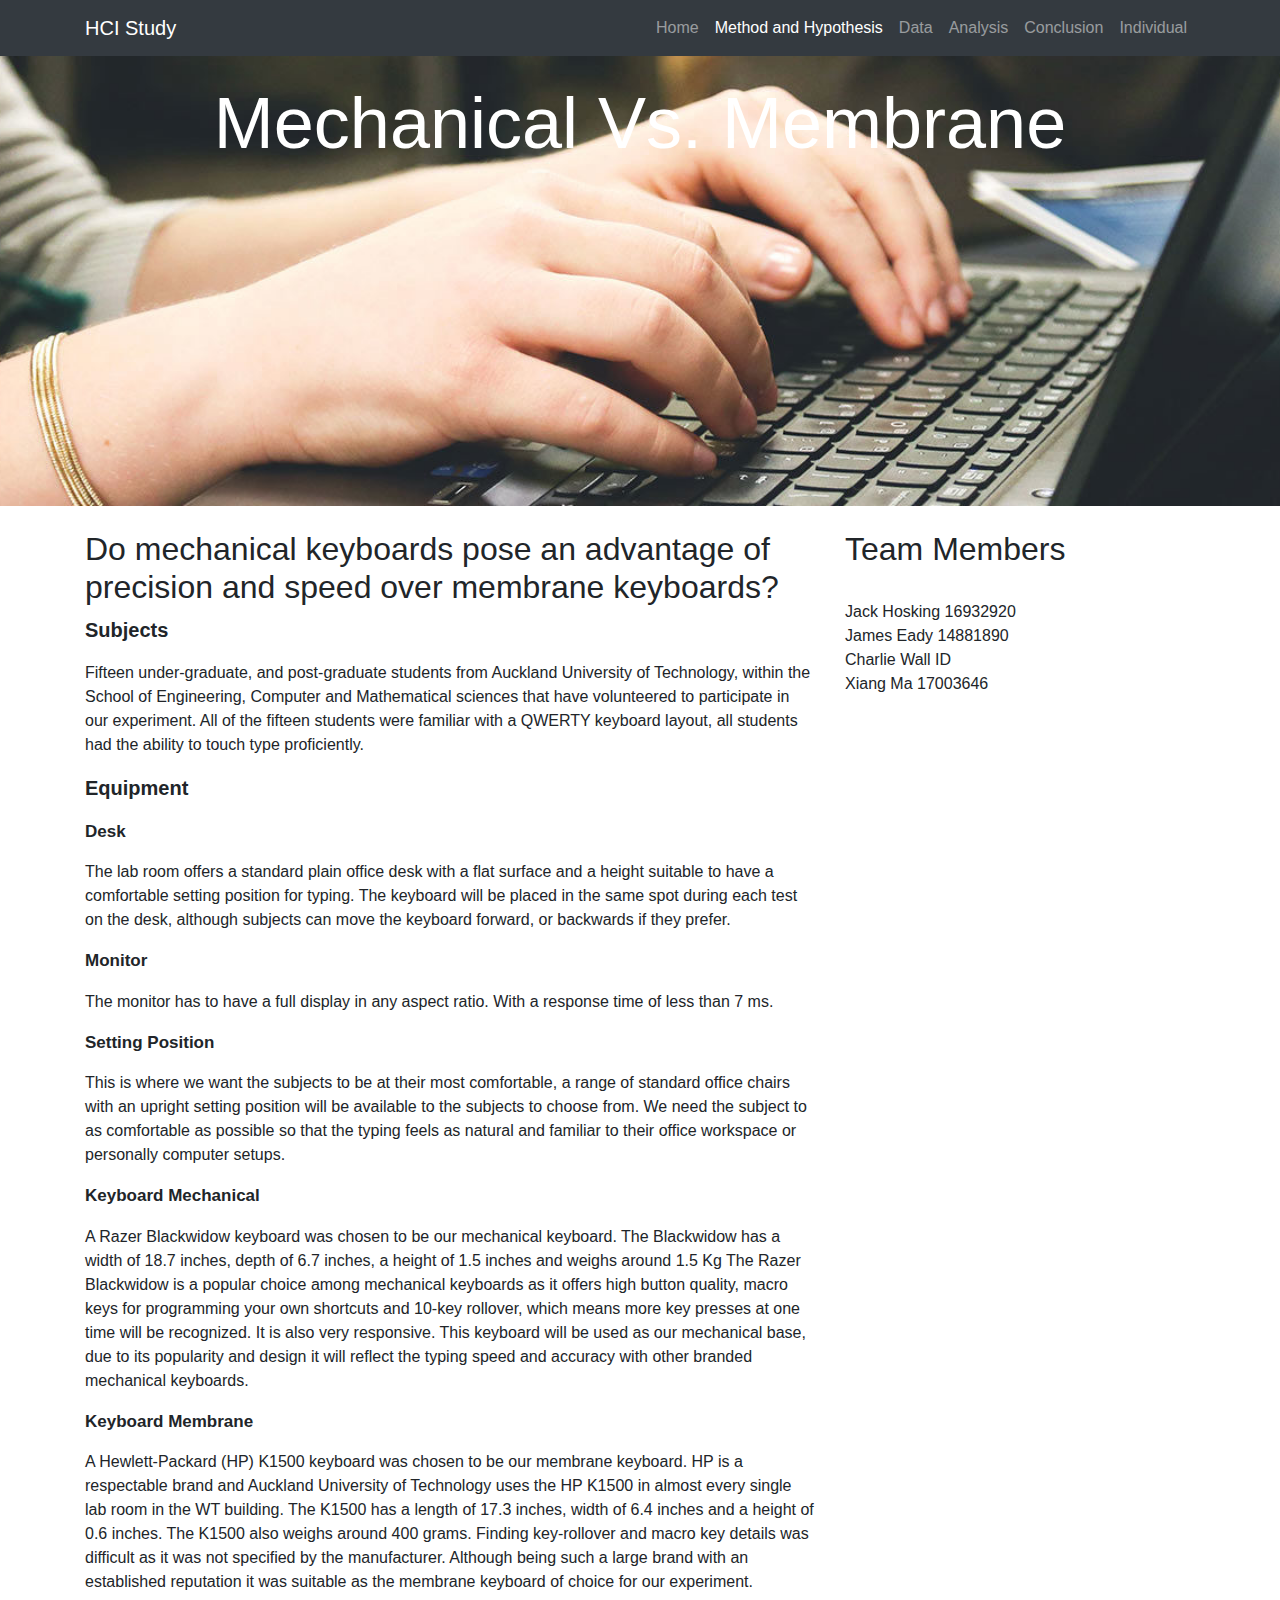
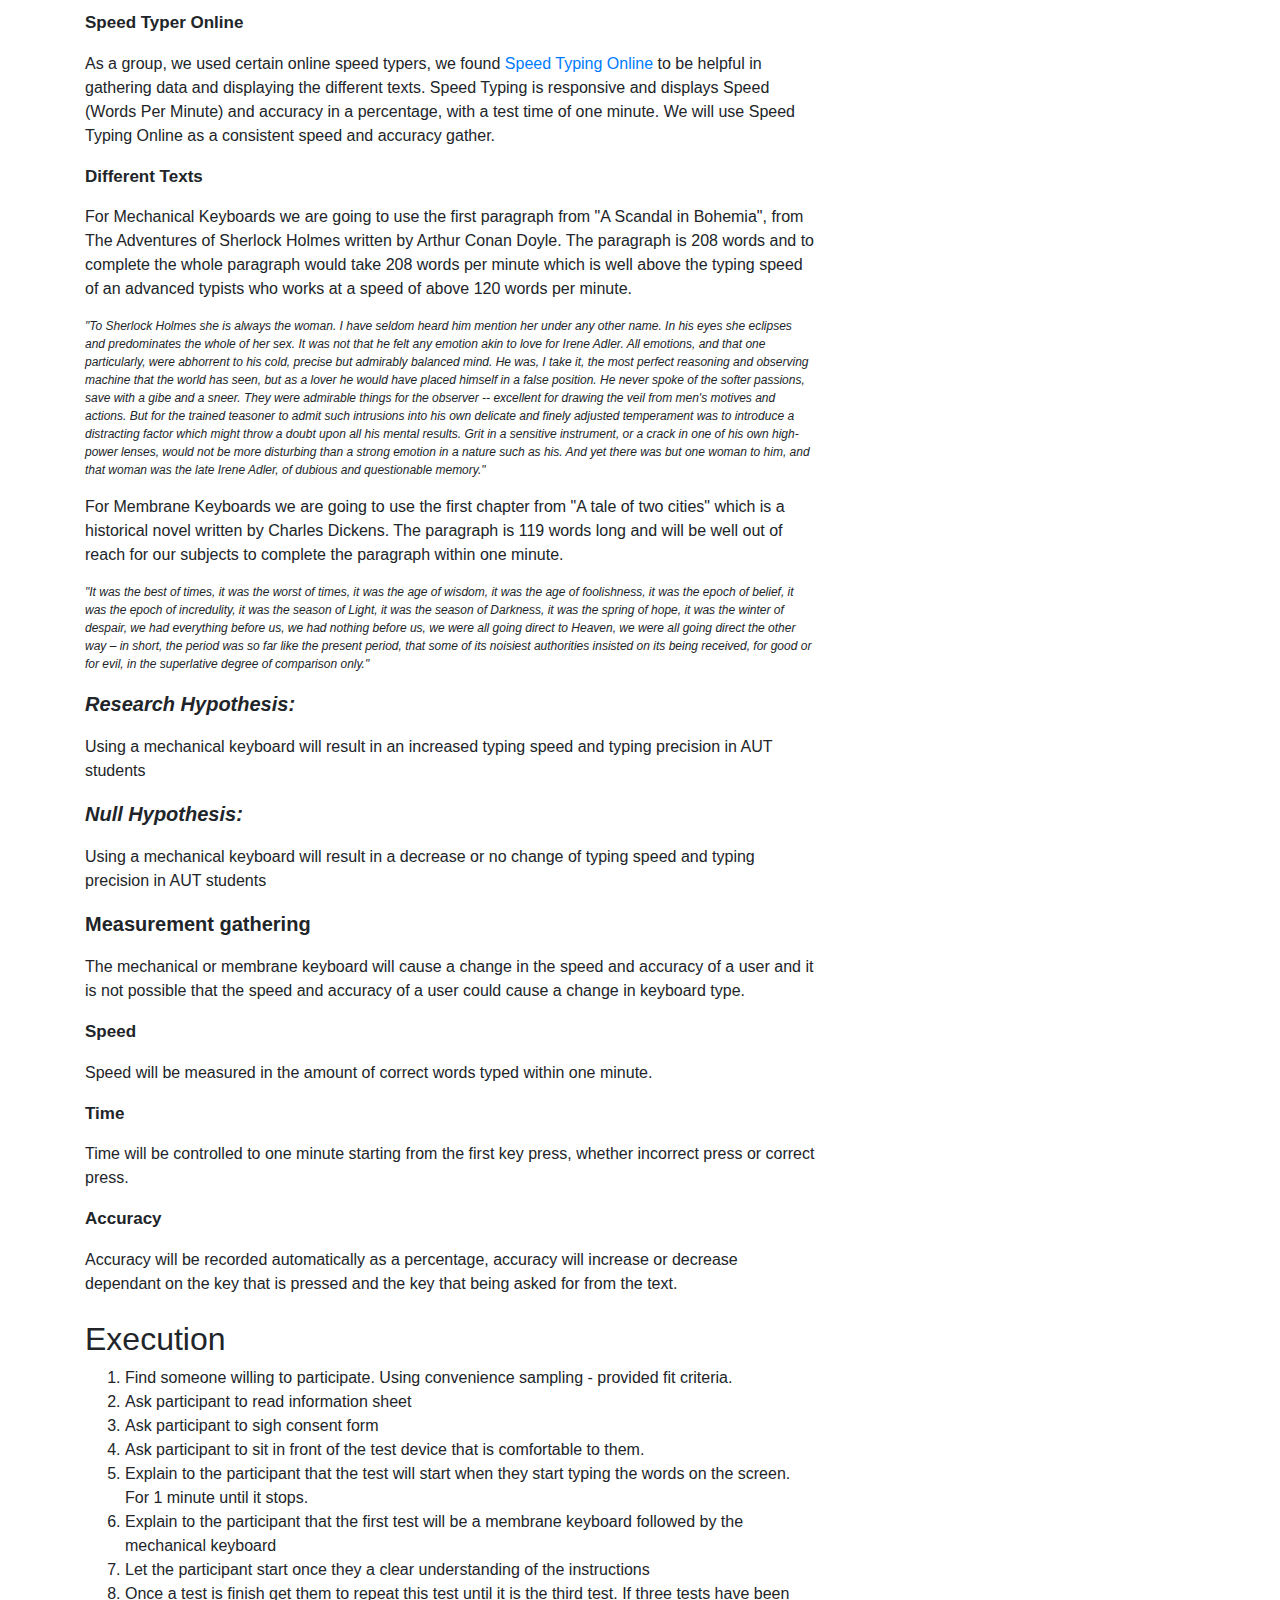
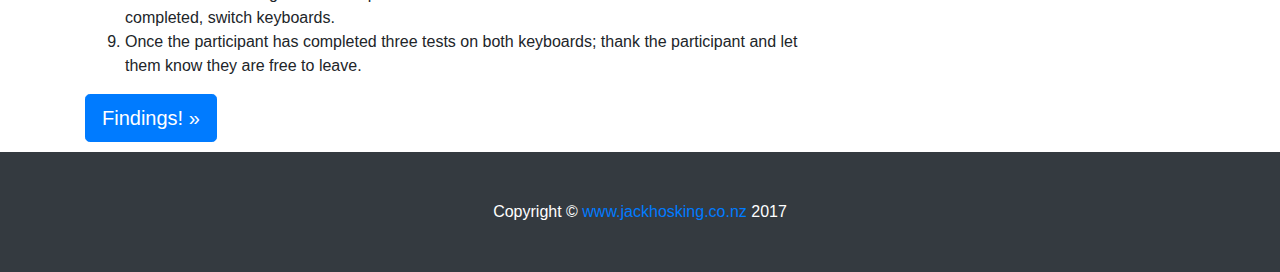
<file: hypothesis.html>
<!DOCTYPE html>
<html lang="en">

<head>

    <meta charset="utf-8">
    <meta name="viewport" content="width=device-width, initial-scale=1, shrink-to-fit=no">
    <meta name="description" content="HCI Study assessment 2">
    <meta name="author" content="Jack Hosking">

    <title>Home</title>

    <!-- Bootstrap core CSS -->
    <link href="vendor/bootstrap/css/bootstrap.min.css" rel="stylesheet">


    <!-- Custom styles for this frontpage -->
    <link href="css/study-hypothesispage.css" rel="stylesheet">

</head>

<body>

<!-- Navigation -->
<nav class="navbar navbar-expand-lg navbar-dark bg-dark fixed-top">
    <div class="container">
        <a class="navbar-brand" href="#">HCI Study</a>
        <button class="navbar-toggler" type="button" data-toggle="collapse" data-target="#navbarResponsive"
                aria-controls="navbarResponsive" aria-expanded="false" aria-label="Toggle navigation">
            <span class="navbar-toggler-icon"></span>
        </button>
        <div class="collapse navbar-collapse" id="navbarResponsive">
            <ul class="navbar-nav ml-auto">
                <li class="nav-item">
                    <a class="nav-link" href="index.html">Home</a>
                </li>
                <li class="nav-item active">
                    <a class="nav-link" href="hypothesis.html">Method and Hypothesis
                        <span class="sr-only">(current)</span>
                    </a>
                </li>
                <li class="nav-item">
                    <a class="nav-link" href="data.html">Data</a>
                </li>
                <li class="nav-item">
                    <a class="nav-link" href="analysis.html">Analysis</a>
                </li>
                <li class="nav-item">
                    <a class="nav-link" href="conclusion.html">Conclusion</a>
                </li>
                <li class="nav-item">
                    <a class="nav-link" href="individual.html">Individual</a>
                </li>
            </ul>
        </div>
    </div>
</nav>

<!-- Header with Background Image -->
<header class="study-header">
    <div class="container">
        <div class="row">
            <div class="col-lg-12">
                <h1 class="display-3 text-center text-white mt-4">Mechanical Vs. Membrane</h1>
            </div>
        </div>
    </div>
</header>

<!-- Page Content -->
<div class="container">

    <div class="row">
        <div class="col-sm-8">
            <h2 class="mt-4">Do mechanical keyboards pose an advantage of precision and speed over membrane
                keyboards?</h2>
            <p class="small-title">Subjects</p>
            <p> Fifteen under-graduate, and post-graduate students from Auckland University of Technology, within the
                School of Engineering, Computer and Mathematical sciences that have volunteered to participate
                in our experiment. All of the fifteen students were familiar with a QWERTY keyboard layout, all students
                had the ability to touch type proficiently.
            <p class="small-title">Equipment</p>
            <p class="smaller-title">Desk</p>
            <p>The lab room offers a standard plain office desk with a flat surface and a height suitable to have a
                comfortable setting position for typing. The keyboard will be placed in the same spot during each test
                on the desk, although subjects can move the keyboard forward, or backwards if they
                prefer. </p>
            <p class="smaller-title">Monitor</p>
            <p>The monitor has to have a full display in any aspect ratio. With a response time of less than 7 ms. </p>
            <p class="smaller-title">Setting Position </p>
            <p>This is where we want the subjects to be at their most comfortable, a range of standard office chairs
                with an upright setting position will be available to the subjects to choose from. We need the subject
                to
                as comfortable as possible so that the typing feels as natural and familiar to their office workspace or
                personally computer setups.</p>
            <p class="smaller-title">Keyboard Mechanical</p>
            <p>A Razer Blackwidow keyboard was chosen to be our mechanical keyboard. The Blackwidow has a width of 18.7
                inches, depth of 6.7 inches, a height of 1.5 inches and weighs around 1.5 Kg
                The Razer Blackwidow is a popular choice among mechanical keyboards as it offers high button quality,
                macro keys for programming your own shortcuts and 10-key rollover, which means more key presses at one
                time will be recognized.
                It is also very responsive. This keyboard will be used as our mechanical base, due to its popularity and
                design it will reflect the typing speed and accuracy with other branded mechanical keyboards.</p>
            <p class="smaller-title">Keyboard Membrane</p>
            <p>A Hewlett-Packard (HP) K1500 keyboard was chosen to be our membrane keyboard. HP is a respectable brand and
                Auckland University of Technology uses the HP K1500 in almost every single lab room in the WT building.
                The K1500 has a length of 17.3 inches, width of 6.4 inches and a height of 0.6 inches. The K1500 also weighs around 400 grams.
                Finding key-rollover and macro key details was difficult as it was not specified by the manufacturer. Although being such a large brand
                with an established reputation it was suitable as the membrane keyboard of choice for our experiment.
            </p>
            <p class="smaller-title">Speed Typer Online</p>
            <p>As a group, we used certain online speed typers, we found <a href="http://www.speedtypingonline.com">Speed
                Typing Online </a> to be helpful in gathering data and displaying the different texts. Speed Typing is
                responsive and displays Speed (Words Per Minute) and accuracy in a percentage, with a test time of one
                minute.
                We will use Speed Typing Online as a consistent speed and accuracy gather. </p>
            <p class="smaller-title">Different Texts</p>
            <p>For Mechanical Keyboards we are going to use the first paragraph from "A Scandal in Bohemia", from The
                Adventures of Sherlock Holmes written by Arthur Conan Doyle. The paragraph is 208 words and to complete
                the whole paragraph
                would take 208 words per minute which is well above the typing speed of an advanced typists who works at
                a speed of above 120 words per minute.</p>
            <p class="text-quote">"To Sherlock Holmes she is always the woman. I have seldom heard him mention her under
                any other name. In his eyes she eclipses and predominates the whole of her sex. It was not that he felt
                any emotion akin to love for Irene Adler. All emotions, and that one particularly, were abhorrent to his
                cold, precise but admirably balanced mind. He was, I take it, the most perfect reasoning and observing
                machine that the world has seen, but as a lover he would have placed himself in a false position. He
                never spoke of the softer passions, save with a gibe and a sneer. They were admirable things for the
                observer -- excellent for drawing the veil from men's motives and actions. But for the trained teasoner
                to admit such intrusions into his own delicate and finely adjusted temperament was to introduce a
                distracting factor which might throw a doubt upon all his mental results. Grit in a sensitive
                instrument, or a crack in one of his own high-power lenses, would not be more disturbing than a strong
                emotion in a nature such as his. And yet there was but one woman to him, and that woman was the late
                Irene Adler, of dubious and questionable memory."</p>
            <p>For Membrane Keyboards we are going to use the first chapter from "A tale of two cities" which is a
                historical novel written by Charles Dickens. The paragraph is 119 words long and will be well out of
                reach for our subjects to complete the paragraph within one minute. </p>
            <p class="text-quote">"It was the best of times, it was the worst of times, it was the age of wisdom, it was
                the age of foolishness, it was the epoch of belief, it was the epoch of incredulity, it was the season
                of Light, it was the season of Darkness, it was the spring of hope, it was the winter of despair, we had
                everything before us, we had nothing before us, we were all going direct to Heaven, we were all going
                direct the other way – in short, the period was so far like the present period, that some of its
                noisiest authorities insisted on its being received, for good or for evil, in the superlative degree of
                comparison only."</p>
            <p class="small-title-i"> Research Hypothesis: </p>
            <p>Using a mechanical keyboard will result in an increased typing speed and typing precision in AUT
                students</p>
            <p class="small-title-i"> Null Hypothesis: </p>
            <p>Using a mechanical keyboard will result in a decrease or no change of typing speed and typing precision
                in AUT students</p>
            <p class="small-title">Measurement gathering</p>
            <p> The mechanical or membrane keyboard will cause a change in the speed and accuracy of a user and it is
                not possible that the speed and accuracy of a user could cause a change in keyboard type.</p>
            <p class="smaller-title">Speed</p>
            <p>Speed will be measured in the amount of correct words typed within one minute.</p>
            <p class="smaller-title">Time</p>
            <p>Time will be controlled to one minute starting from the first key press, whether incorrect press or
                correct press.</p>
            <p class="smaller-title">Accuracy</p>
            <p>Accuracy will be recorded automatically as a percentage, accuracy will increase or decrease
                dependant on the key that is pressed and the key that being asked for from the text.</p>

            <h2 class="mt-4"> Execution</h2>

            <ol class="collection">
                <li>
                    Find someone willing to participate. Using convenience sampling - provided fit criteria.
                </li>
                <li>
                    Ask participant to read information sheet
                </li>
                <li>
                    Ask participant to sigh consent form
                </li>
                <li>
                    Ask participant to sit in front of the test device that is comfortable to them.
                </li>
                <li>
                    Explain to the participant that the test will start when they start typing the words on the screen. For 1 minute until it stops.
                </li>
                <li>
                    Explain to the participant that the first test will be a membrane keyboard followed by the mechanical keyboard
                </li>
                <li>
                    Let the participant start once they a clear understanding of the instructions
                </li>
                <li>
                    Once a test is finish get them to repeat this test until it is the third test. If three tests have been completed, switch keyboards.
                </li>
                <li>
                    Once the participant has completed three tests on both keyboards; thank the participant and let them know they are free to leave.
                </li>
            </ol>

            <a class="btn btn-primary btn-lg" href="data.html" style="margin-bottom: 10px;">Findings! &raquo;</a>
        </div>
        <div class="col-sm-4">
            <h2 class="mt-4">Team Members</h2>
            <address>
                <br>Jack Hosking 16932920
                <br>James Eady 14881890
                <br>Charlie Wall ID
                <br>Xiang Ma 17003646
            </address>
        </div>
    </div>

</div>
<!-- /.container -->

<!-- Footer -->
<footer class="py-5 bg-dark">
    <div class="container">
        <p class="m-0 text-center text-white">Copyright &copy; <a href="http://www.jackhosking.co.nz">
            www.jackhosking.co.nz </a>2017</p>
    </div>
    <!-- /.container -->
</footer>
<!-- Bootstrap core JavaScript -->
<script src="vendor/jquery/jquery.min.js"></script>
<script src="vendor/bootstrap/js/bootstrap.bundle.min.js"></script>

</body>

</html>
</file>
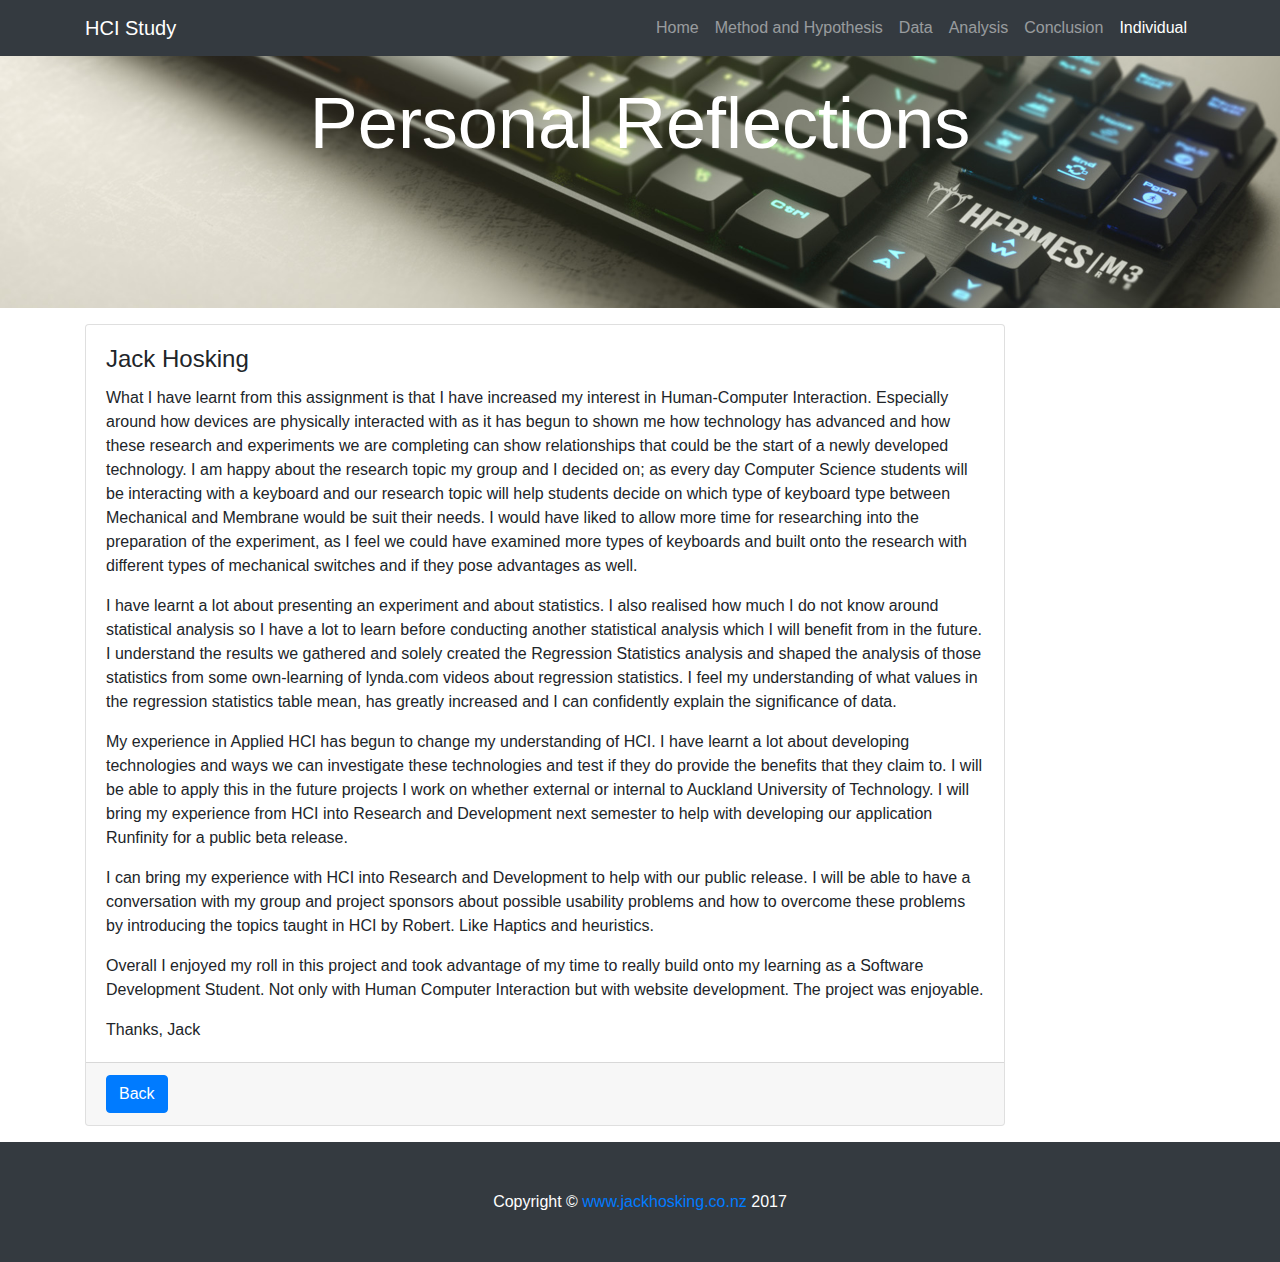
<file: jackhosking.html>
<!DOCTYPE html>
<html lang="en">

<head>

    <meta charset="utf-8">
    <meta name="viewport" content="width=device-width, initial-scale=1, shrink-to-fit=no">
    <meta name="description" content="HCI Study assessment 2">
    <meta name="author" content="Jack Hosking">

    <title>Jack Hosking</title>

    <!-- Bootstrap core CSS -->
    <link href="vendor/bootstrap/css/bootstrap.min.css" rel="stylesheet">

    <!-- Custom styles for this frontpage -->
    <link href="css/study-individual.css" rel="stylesheet">

</head>

<body>

<!-- Navigation -->
<nav class="navbar navbar-expand-lg navbar-dark bg-dark fixed-top">
    <div class="container">
        <a class="navbar-brand" href="">HCI Study</a>
        <button class="navbar-toggler" type="button" data-toggle="collapse" data-target="#navbarResponsive"
                aria-controls="navbarResponsive" aria-expanded="false" aria-label="Toggle navigation">
            <span class="navbar-toggler-icon"></span>
        </button>
        <div class="collapse navbar-collapse" id="navbarResponsive">
            <ul class="navbar-nav ml-auto">
                <li class="nav-item">
                    <a class="nav-link" href="index.html">Home

                    </a>
                </li>
                <li class="nav-item">
                    <a class="nav-link" href="hypothesis.html">Method and Hypothesis </a>
                </li>
                <li class="nav-item">
                    <a class="nav-link" href="data.html">Data</a>
                </li>
                <li class="nav-item">
                    <a class="nav-link" href="analysis.html">Analysis</a>
                </li>
                <li class="nav-item">
                    <a class="nav-link" href="conclusion.html">Conclusion</a>
                </li>
                <li class="nav-item active">
                    <a class="nav-link" href="individual.html">Individual</a>
                    <span class="sr-only">(current)</span>
                </li>
            </ul>
        </div>
    </div>
</nav>

<!-- Header with Background Image -->
<header class="study-header">
    <div class="container">
        <div class="row">
            <div class="col-lg-12">
                <h1 class="display-3 text-center text-white mt-4">Personal Reflections</h1>
            </div>
        </div>
    </div>
</header>

<!-- Page Content -->
<div class="container">
    <!-- /.row -->
    <div class="row">
        <div class="col-sm-10 my-3">
            <div class="card">
                <div class="card-body">
                    <h4 class="card-title">Jack Hosking</h4>
                    <p class="card-text">What I have learnt from this assignment is that I have increased my
                        interest in Human-Computer Interaction. Especially around how devices are physically interacted
                        with as it has begun to shown me how technology has advanced and how these research and
                        experiments we are completing can show relationships that could be the start of a newly
                        developed technology.
                        I am happy about the research topic my group and I decided on; as every day Computer Science
                        students will be interacting with a keyboard and our research topic will help students decide
                        on which type of keyboard type between Mechanical and Membrane would be suit their needs.
                        I would have liked to allow more time for researching into the preparation of the experiment,
                        as I feel we could have examined more types of keyboards and built onto the research with different
                        types of mechanical switches and if they pose advantages as well.
                    </p>
                    <p class="card-text">
                        I have learnt a lot about presenting an experiment and about statistics. I also realised how much I do not know around
                        statistical analysis so I have a lot to learn before conducting another statistical analysis which I will benefit from
                        in the future. I understand the results we gathered and solely created the Regression Statistics analysis and shaped
                        the analysis of those statistics from some own-learning of lynda.com videos about regression statistics. I feel my understanding
                        of what values in the regression statistics table mean, has greatly increased and I can confidently explain the significance of data.
                    </p>
                    <p class="card-text">
                        My experience in Applied HCI has begun to change my understanding of HCI. I have learnt a lot about developing technologies and ways we can
                        investigate these technologies and test if they do provide the benefits that they claim to. I will be able to apply this in the future
                        projects I work on whether external or internal to Auckland University of Technology. I will bring my experience from HCI into Research and Development
                        next semester to help with developing our application Runfinity for a public beta release.
                    </p>
                    <p class="card-text">
                        I can bring my experience with HCI into Research and Development to help with our public release. I will be able to have a conversation with my group
                        and project sponsors about possible usability problems and how to overcome these problems by introducing the topics taught in HCI by Robert.
                        Like Haptics and heuristics.
                    </p>
                    <p class="card-text">
                        Overall I enjoyed my roll in this project and took advantage of my time to really build onto my learning as a Software Development Student. Not only with
                        Human Computer Interaction but with website development. The project was enjoyable.
                    </p>
                    <p class="card-text">
                        Thanks, Jack
                    </p>
                </div>
                <div class="card-footer">
                    <a href="individual.html" class="btn btn-primary">Back</a>
                </div>
            </div>
        </div>
    </div>
    <!-- /.row -->
</div>
<!-- /.container -->

<!-- Footer -->
<footer class="py-5 bg-dark">
    <div class="container">
        <p class="m-0 text-center text-white">Copyright &copy; <a href="http://www.jackhosking.co.nz">
            www.jackhosking.co.nz </a>2017</p>
    </div>
    <!-- /.container -->
</footer>
<!-- Bootstrap core JavaScript -->
<script src="vendor/jquery/jquery.min.js"></script>
<script src="vendor/bootstrap/js/bootstrap.bundle.min.js"></script>

</body>

</html>
</file>
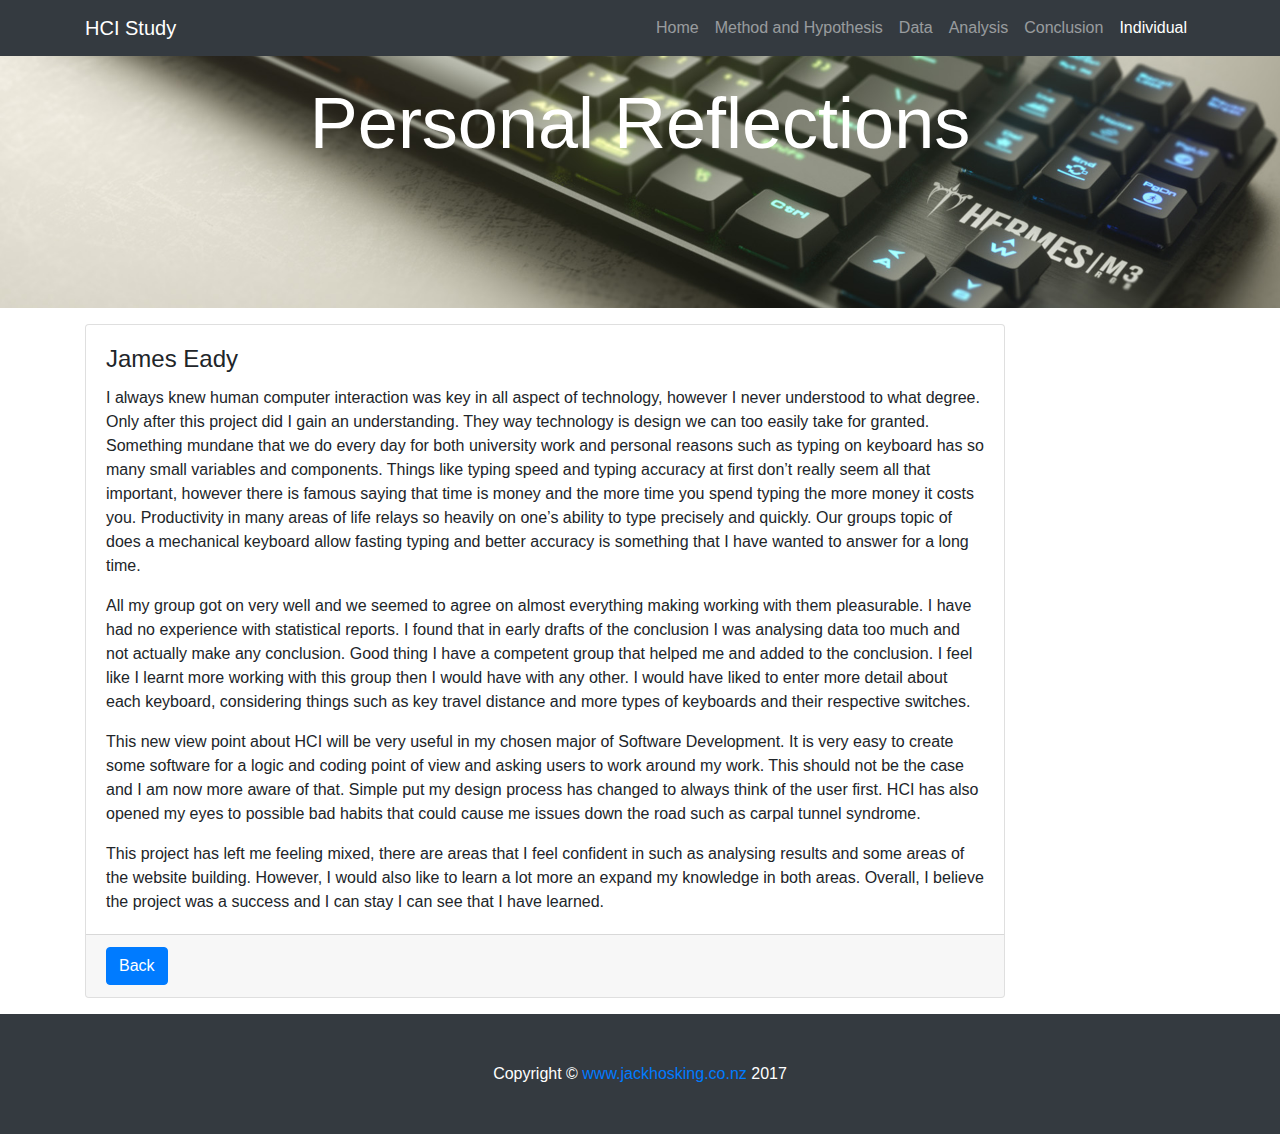
<file: jameseady.html>
<!DOCTYPE html>
<html lang="en">

<head>

    <meta charset="utf-8">
    <meta name="viewport" content="width=device-width, initial-scale=1, shrink-to-fit=no">
    <meta name="description" content="HCI Study assessment 2">
    <meta name="author" content="Jack Hosking">

    <title>James Eady</title>

    <!-- Bootstrap core CSS -->
    <link href="vendor/bootstrap/css/bootstrap.min.css" rel="stylesheet">

    <!-- Custom styles for this frontpage -->
    <link href="css/study-individual.css" rel="stylesheet">

</head>

<body>

<!-- Navigation -->
<nav class="navbar navbar-expand-lg navbar-dark bg-dark fixed-top">
    <div class="container">
        <a class="navbar-brand" href="">HCI Study</a>
        <button class="navbar-toggler" type="button" data-toggle="collapse" data-target="#navbarResponsive"
                aria-controls="navbarResponsive" aria-expanded="false" aria-label="Toggle navigation">
            <span class="navbar-toggler-icon"></span>
        </button>
        <div class="collapse navbar-collapse" id="navbarResponsive">
            <ul class="navbar-nav ml-auto">
                <li class="nav-item">
                    <a class="nav-link" href="index.html">Home

                    </a>
                </li>
                <li class="nav-item">
                    <a class="nav-link" href="hypothesis.html">Method and Hypothesis </a>
                </li>
                <li class="nav-item">
                    <a class="nav-link" href="data.html">Data</a>
                </li>
                <li class="nav-item">
                    <a class="nav-link" href="analysis.html">Analysis</a>
                </li>
                <li class="nav-item">
                    <a class="nav-link" href="conclusion.html">Conclusion</a>
                </li>
                <li class="nav-item active">
                    <a class="nav-link" href="individual.html">Individual</a>
                    <span class="sr-only">(current)</span>
                </li>
            </ul>
        </div>
    </div>
</nav>

<!-- Header with Background Image -->
<header class="study-header">
    <div class="container">
        <div class="row">
            <div class="col-lg-12">
                <h1 class="display-3 text-center text-white mt-4">Personal Reflections</h1>
            </div>
        </div>
    </div>
</header>

<!-- Page Content -->
<div class="container">
    <!-- /.row -->
    <div class="row">
        <div class="col-sm-10 my-3">
            <div class="card">
                <div class="card-body">
                    <h4 class="card-title">James Eady</h4>
                    <p class="card-text">I always knew human computer interaction was key in all aspect of technology,
                        however I never understood to what degree. Only after this project did I gain an understanding.
                        They way technology is design we can too easily take for granted. Something mundane that we do
                        every day for both university work and personal reasons such as typing on keyboard has so many
                        small variables and components. Things like typing speed and typing accuracy at first don’t
                        really seem all that important, however there is famous saying that time is money and the more
                        time you spend typing the more money it costs you. Productivity in many areas of life relays so
                        heavily on one’s ability to type precisely and quickly. Our groups topic of does a mechanical
                        keyboard allow fasting typing and better accuracy is something that I have wanted to answer for
                        a long time.
                    </p>
                    <p class="card-text">
                        All my group got on very well and we seemed to agree on almost everything making working with
                        them pleasurable. I have had no experience with statistical reports. I found that in early
                        drafts of the conclusion I was analysing data too much and not actually make any conclusion.
                        Good thing I have a competent group that helped me and added to the conclusion. I feel like I
                        learnt more working with this group then I would have with any other. I would have liked to
                        enter more detail about each keyboard, considering things such as key travel distance and more
                        types of keyboards and their respective switches.
                    </p>
                    <p class="card-text">
                        This new view point about HCI will be very useful in my chosen major of Software Development. It
                        is very easy to create some software for a logic and coding point of view and asking users to
                        work around my work. This should not be the case and I am now more aware of that. Simple put my
                        design process has changed to always think of the user first. HCI has also opened my eyes to
                        possible bad habits that could cause me issues down the road such as carpal tunnel syndrome.
                    </p>
                    <p class="card-text">
                        This project has left me feeling mixed, there are areas that I feel confident in such as
                        analysing results and some areas of the website building. However, I would also like to learn a
                        lot more an expand my knowledge in both areas. Overall, I believe the project was a success and
                        I can stay I can see that I have learned.
                    </p>
                </div>
                <div class="card-footer">
                    <a href="individual.html" class="btn btn-primary">Back</a>
                </div>
            </div>
        </div>
    </div>
    <!-- /.row -->
</div>
<!-- /.container -->

<!-- Footer -->
<footer class="py-5 bg-dark">
    <div class="container">
        <p class="m-0 text-center text-white">Copyright &copy; <a href="http://www.jackhosking.co.nz">
            www.jackhosking.co.nz </a>2017</p>
    </div>
    <!-- /.container -->
</footer>
<!-- Bootstrap core JavaScript -->
<script src="vendor/jquery/jquery.min.js"></script>
<script src="vendor/bootstrap/js/bootstrap.bundle.min.js"></script>

</body>

</html>
</file>
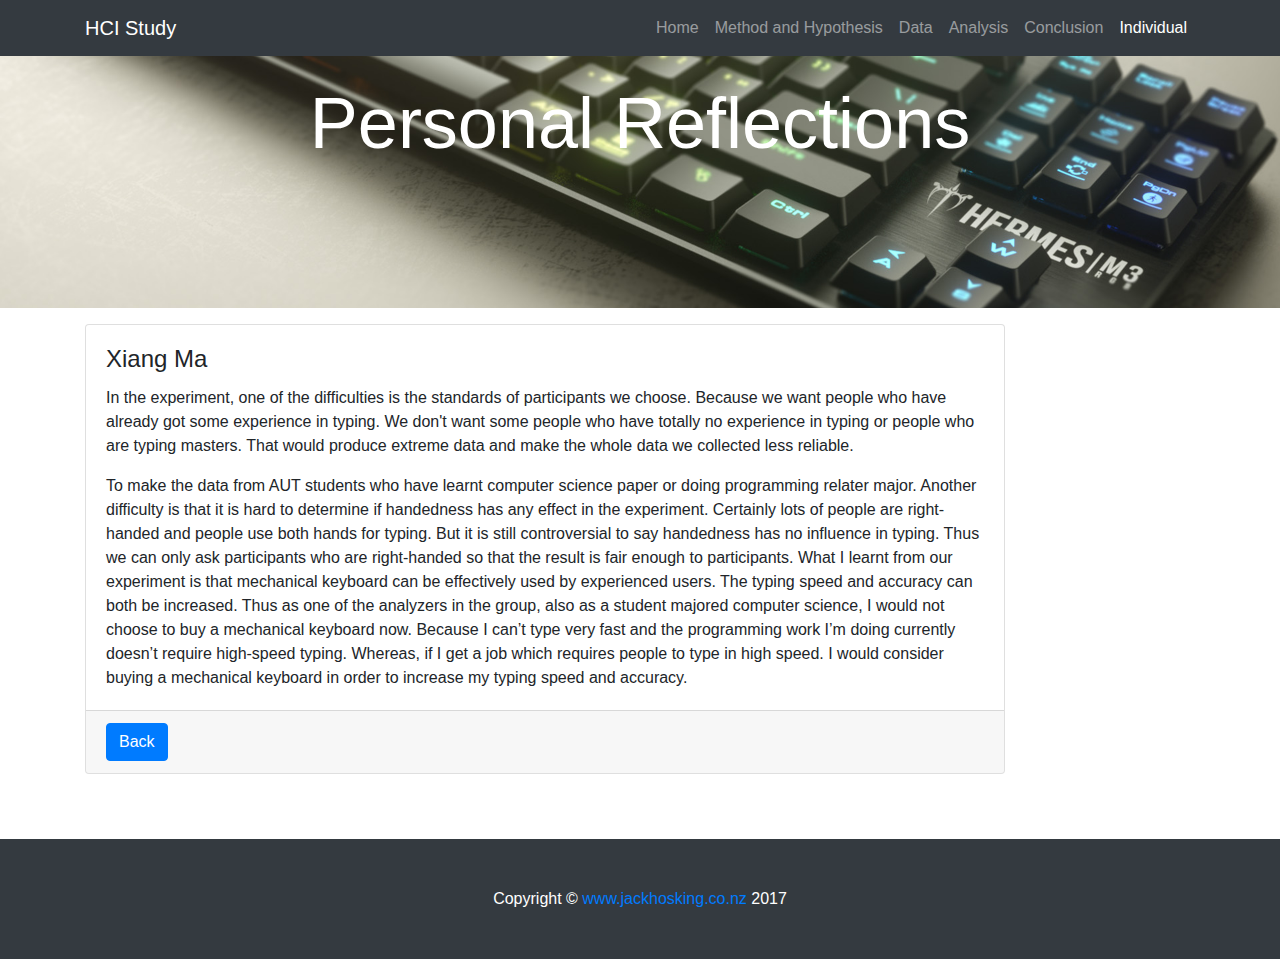
<file: xiangma.html>
<!DOCTYPE html>
<html lang="en">

<head>

    <meta charset="utf-8">
    <meta name="viewport" content="width=device-width, initial-scale=1, shrink-to-fit=no">
    <meta name="description" content="HCI Study assessment 2">
    <meta name="author" content="Jack Hosking">

    <title>Xiang Ma</title>

    <!-- Bootstrap core CSS -->
    <link href="vendor/bootstrap/css/bootstrap.min.css" rel="stylesheet">

    <!-- Custom styles for this frontpage -->
    <link href="css/study-individual.css" rel="stylesheet">

</head>

<body>

<!-- Navigation -->
<nav class="navbar navbar-expand-lg navbar-dark bg-dark fixed-top">
    <div class="container">
        <a class="navbar-brand" href="">HCI Study</a>
        <button class="navbar-toggler" type="button" data-toggle="collapse" data-target="#navbarResponsive"
                aria-controls="navbarResponsive" aria-expanded="false" aria-label="Toggle navigation">
            <span class="navbar-toggler-icon"></span>
        </button>
        <div class="collapse navbar-collapse" id="navbarResponsive">
            <ul class="navbar-nav ml-auto">
                <li class="nav-item">
                    <a class="nav-link" href="index.html">Home

                    </a>
                </li>
                <li class="nav-item">
                    <a class="nav-link" href="hypothesis.html">Method and Hypothesis </a>
                </li>
                <li class="nav-item">
                    <a class="nav-link" href="data.html">Data</a>
                </li>
                <li class="nav-item">
                    <a class="nav-link" href="analysis.html">Analysis</a>
                </li>
                <li class="nav-item">
                    <a class="nav-link" href="conclusion.html">Conclusion</a>
                </li>
                <li class="nav-item active">
                    <a class="nav-link" href="individual.html">Individual</a>
                    <span class="sr-only">(current)</span>
                </li>
            </ul>
        </div>
    </div>
</nav>

<!-- Header with Background Image -->
<header class="study-header">
    <div class="container">
        <div class="row">
            <div class="col-lg-12">
                <h1 class="display-3 text-center text-white mt-4">Personal Reflections</h1>
            </div>
        </div>
    </div>
</header>

<!-- Page Content -->
<div class="container">
    <!-- /.row -->
    <div class="row">
        <div class="col-sm-10 my-3">
            <div class="card">
                <div class="card-body">
                    <h4 class="card-title">Xiang Ma</h4>
                    <p class="card-text">In the experiment, one of the difficulties is the standards of participants we
                        choose. Because we want people who have already got some experience in typing. We don't want
                        some people who have totally no experience in typing or people who are typing masters. That
                        would produce extreme data and make the whole data we collected less reliable.
                    </p>
                    <p class="card-text">
                        To make the data from AUT students who have learnt computer science paper or doing programming
                        relater major. Another difficulty is that it is hard to determine if handedness has any effect
                        in the experiment. Certainly lots of people are right-handed and people use both hands for
                        typing. But it is still controversial to say handedness has no influence in typing. Thus we can
                        only ask participants who are right-handed so that the result is fair enough to participants.
                        What I learnt from our experiment is that mechanical keyboard can be effectively used by
                        experienced users. The typing speed and accuracy can both be increased. Thus as one of the
                        analyzers in the group, also as a student majored computer science, I would not choose to buy a
                        mechanical keyboard now. Because I can’t type very fast and the programming work I’m doing
                        currently doesn’t require high-speed typing. Whereas, if I get a job which requires people to
                        type in high speed. I would consider buying a mechanical keyboard in order to increase my typing
                        speed and accuracy.
                    </p>
                </div>
                <div class="card-footer">
                    <a href="individual.html" class="btn btn-primary">Back</a>
                </div>
            </div>
        </div>
    </div>
    <!-- /.row -->
</div>
<!-- /.container -->

<!-- Footer -->
<footer class="py-5 bg-dark" style="margin-top: 49px">
    <div class="container">
        <p class="m-0 text-center text-white">Copyright &copy; <a href="http://www.jackhosking.co.nz">
            www.jackhosking.co.nz </a>2017</p>
    </div>
    <!-- /.container -->
</footer>
<!-- Bootstrap core JavaScript -->
<script src="vendor/jquery/jquery.min.js"></script>
<script src="vendor/bootstrap/js/bootstrap.bundle.min.js"></script>

</body>

</html>
</file>
<file: css/study-datapage.css>
.study-header {
    height: 50vh;
    min-height: 300px;
    background: url('images/graph-background.jpg') center center no-repeat scroll;
    -webkit-background-size: cover;
    -moz-background-size: cover;
    background-size: cover;
    -o-background-size: cover;
}

body {
    padding-top: 54px;
}

@media (min-width: 992px) {
    body {
        padding-top: 56px;
    }
}
</file>
<file: css/study-individual.css>
body {
    padding-top: 54px;
}

@media (min-width: 992px) {
    body {
        padding-top: 56px;
    }
}

.study-header {
    height: 28vh;
    min-height: 10px;
    background: url('images/keyboardheader.jpg') center center no-repeat scroll;
    -webkit-background-size: cover;
    -moz-background-size: cover;
    background-size: cover;
    -o-background-size: cover;
}

img {
    height: 230px;
}

.card {
    height: 100%;
}
</file>
<file: css/study-hypothesispage.css>
body {
    padding-top: 54px;
}

@media (min-width: 992px) {
    body {
        padding-top: 56px;
    }
}

.study-header {
    height: 50vh;
    min-height: 300px;
    background: url('images/keyboardhypothesis.jpg') center center no-repeat scroll;
    -webkit-background-size: cover;
    -moz-background-size: cover;
    background-size: cover;
    -o-background-size: cover;
}
.small-title-i {
    font-style: italic;
    font-size: 20px;
    font-weight: bold;
}

.small-title {
    font-size: 20px;
    font-weight: bold;
}

.smaller-title {
    font-size: 17px;
    font-weight: bold;
}

.text-quote {
    font-size: 12px;
    font-style: italic;
}

.card {
    height: 100%;
}
</file>
